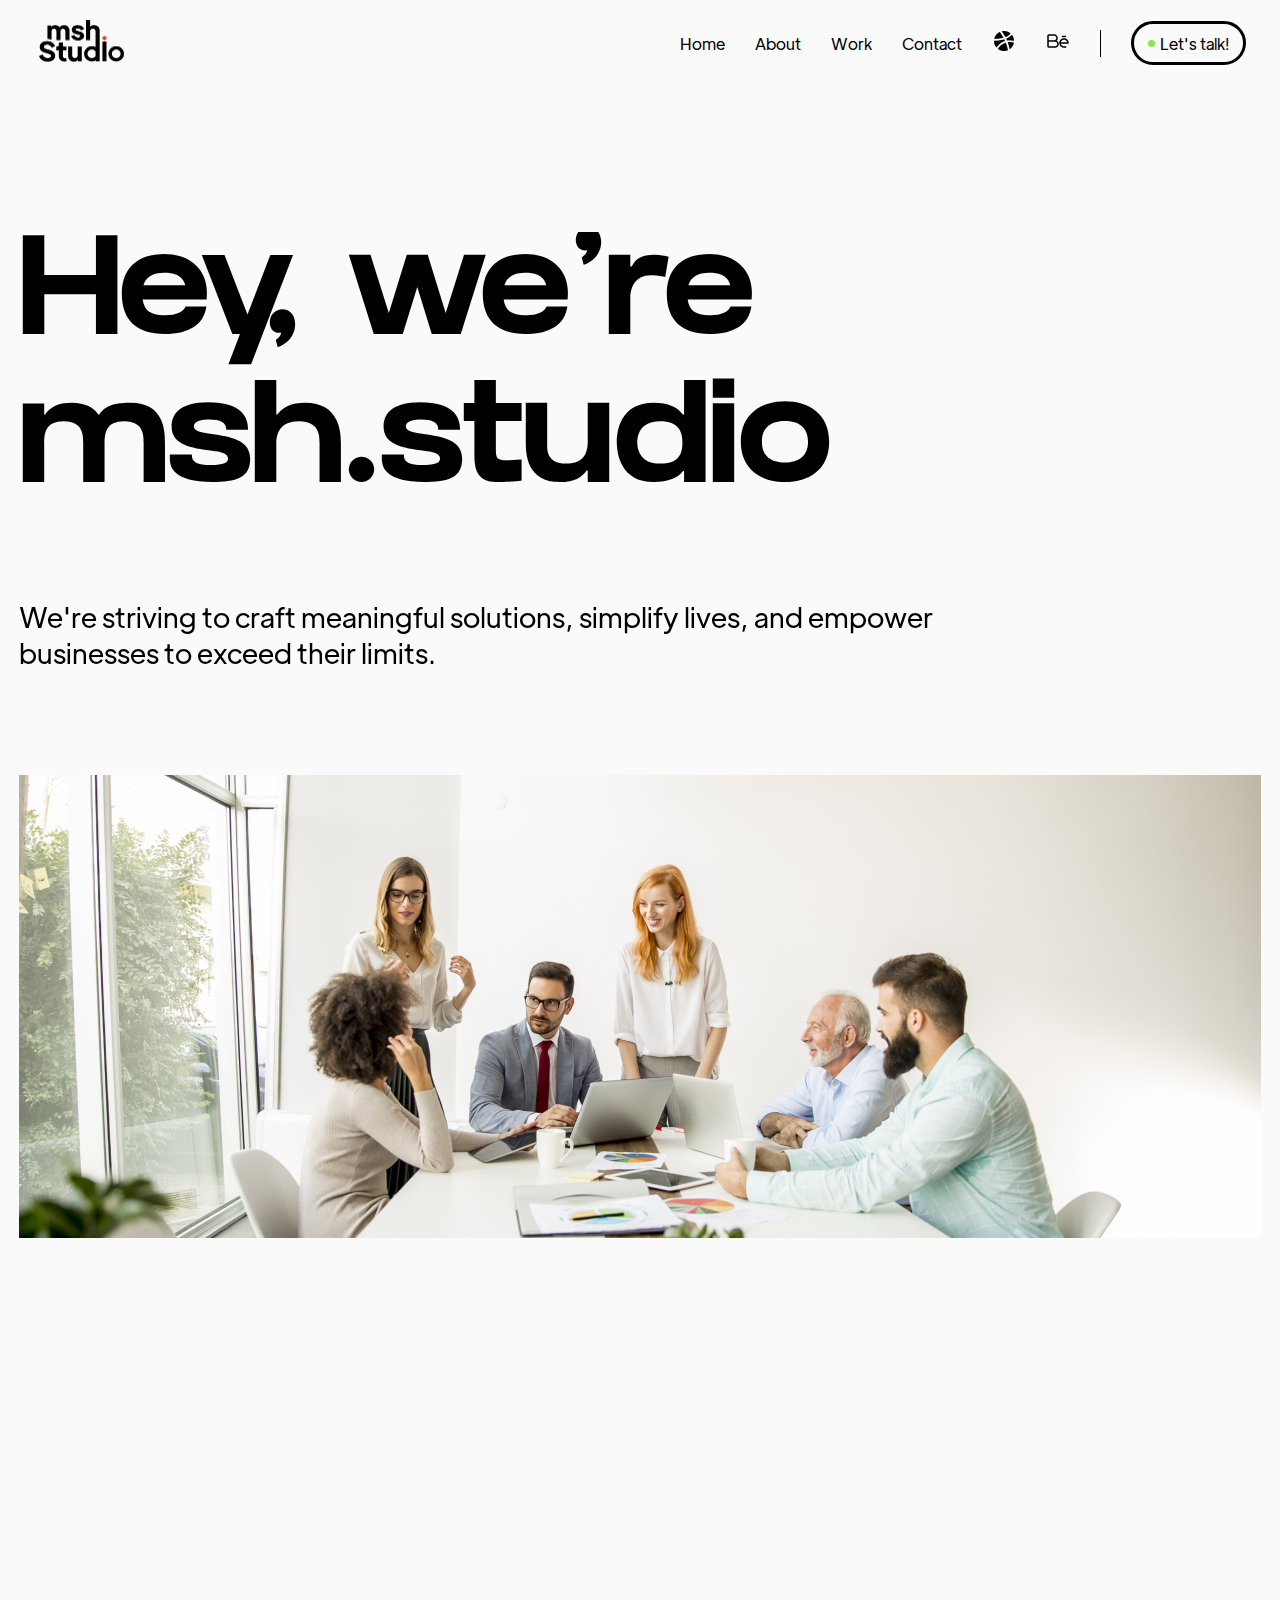
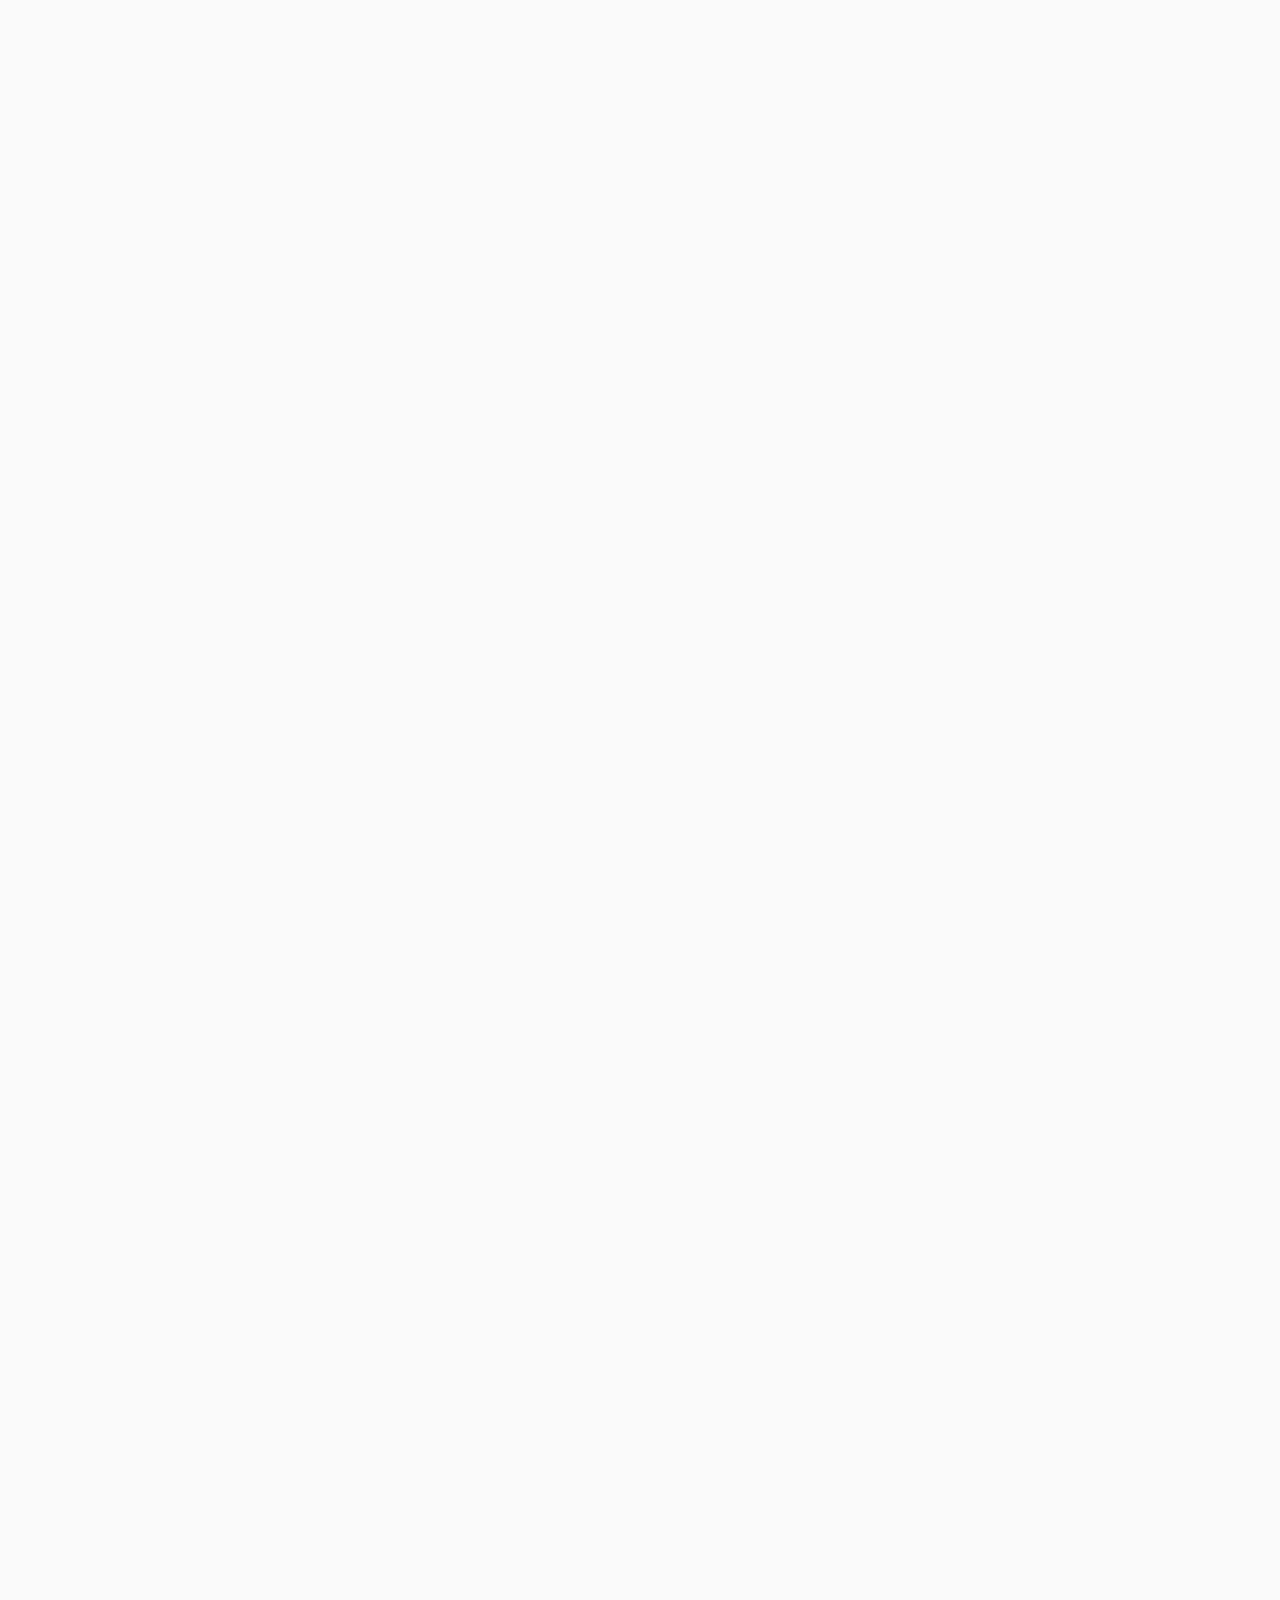
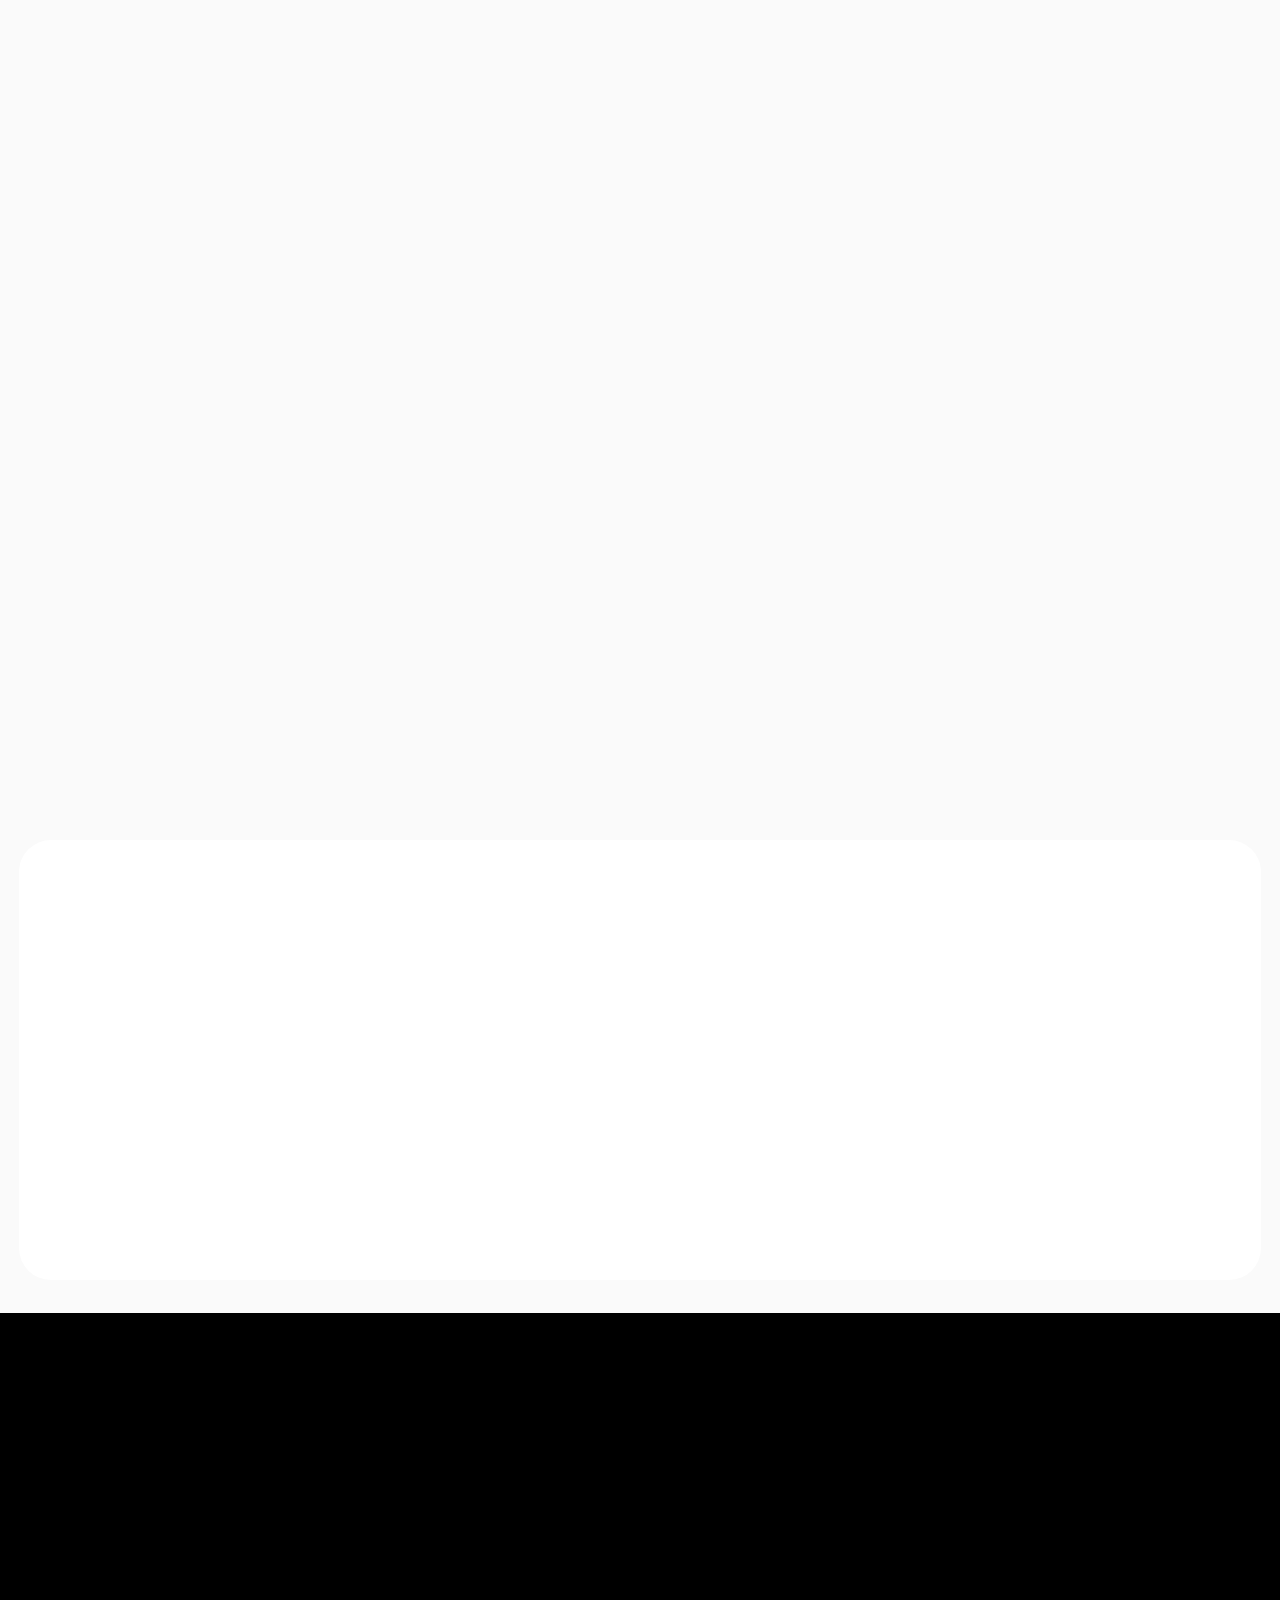
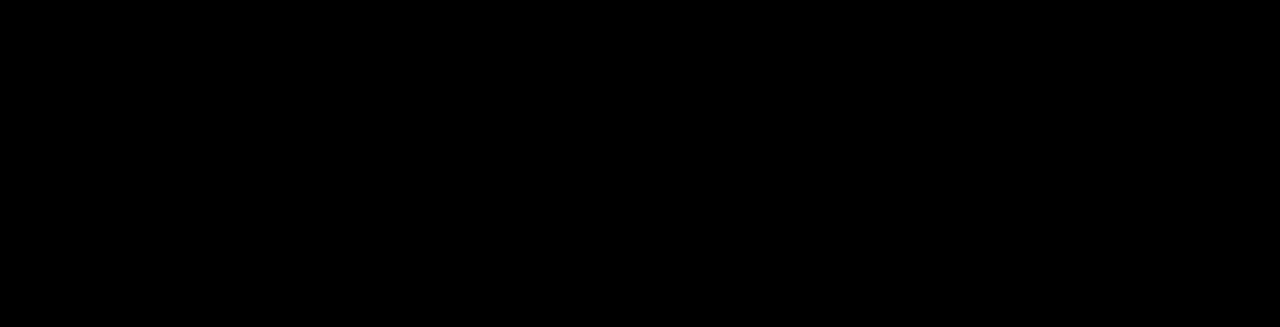
<file: about.html>
<!DOCTYPE html>
<html lang="en">
<head>
    <meta charset="UTF-8">
    <meta http-equiv="X-UA-Compatible" content="IE=edge">
    <meta name="viewport" content="width=device-width, initial-scale=1.0">
    <link rel="stylesheet" href="style.css">
    <link rel="stylesheet" href="https://cdnjs.cloudflare.com/ajax/libs/font-awesome/6.4.2/css/all.min.css">
    <title>msh.studio | About</title>
</head>
<body>
  <div id="preloader"></div>
  <!--Navbar-->
  <nav>
    <header>
      <a href="#"><img class="brand" src="images/logo.png" alt="Logo"></a>
        <div class="menu">
          <div class="head-btn">
            <i class="fas fa-times close-btn"></i>
          </div>
          <a href="index.html">Home</a>
          <a href="about.html">About</a>
          <a href="work.html">Work</a>
          <a href="contact.html">Contact</a>
          <a href="#"><img class="icon" src="images/dribbble.png" alt="D"></a>
          <a href="#"><img class="icon" src="images/be.png" alt="B"></a>
          <a href="#"><div class="line"></div></a>
          <a href="#"><div class="btn"><div class="btn-green"></div>Let's talk!</div></a>
        </div>
        <div class="head-btn">
          <i class="fas fa-bars menu-btn"></i>
        </div>
    </header>
  </nav>
    <!--About Page-->
    <div class="about-page">
      <div class="container">
        <div>
          <section class="about-sec show-animate">
            <h1 class="left">Hey, we're <br> msh.studio</h1>
            <p class="about-text1 right">We're striving to craft meaningful solutions, simplify lives, and empower <br> businesses to exceed their limits.</p>
            <img class="top" src="images/topteam.png" alt="Team">
            <h3 class="right">Shared values bind us together</h3>
            <p class="about-text1 left">Making an impact, staying curious, and always growing. These values guide us <br> when we approach clients, work, and life. And when we find like-minded people <br> we tend to stick with them for years.</p>
            <div class="about-texts">
              <div class="top">
                <h1>Collaborative</h1>
                <p>We actively listen, brainstorm, and mutually bolster one <br> another to generate a genuinely distinctive outcome through <br> our collaborative endeavors. Partnering with us will evoke a <br> sense of seamless team cohesion.</p>
              </div>
              <div class="top">
                <h1>Flexible</h1>
                <p>We customize our methodology for each client, project, and <br> task. We extend the same adaptability within our team <br> because true innovation can't thrive within constraints.</p>
              </div>
              <div class="top">
                <h1>Dedicated</h1>
                <p>You require a team deeply dedicated to your triumph. In the <br> realm of UX, we transcend expectations. We refine every pixel <br> meticulously and scrutinise every minute element to shape <br> influential choices.</p>
              </div>
              <div class="top">
                <h1>People-oriented</h1>
                <p>Compassion is at our core. Seriously. The triumph of clients, <br> the welfare of our team, and the requisites of users hold equal <br> significance. We consistently push boundaries to guarantee <br> contentment with our designs, solutions, and working <br> environment for all.</p>
              </div>
            </div>
            <div class="the-team bottom">
              <img src="images/team.png" alt="The Team">
            </div>
            <div class="feedback-bottom">
              <p class="feedback-bottom-text top">Ready to discuss <br> your project?</p>
              <div class="btn feedback-btn bottom"><div class="btn-green"></div>Let's talk!</div>
            </div>
          </section>
        </div>
      </div>
    </div>
  <!--Footer Section-->
  <section class="footer-section">
    <div class="container bottom">
      <div class="footer-top">
        <div class="footer-left footer-div">
          <div class="footer-logo">
            <img src="images/logo2.png" alt="Logo">
          </div>
          <p class="footer-text1 f-left-text">We are glad to see you on our <br> website! We are sure, that you will <br> find everything you need for your project.</p>
          <div class="footer-mail">
            <div class="mail-image">
              <img src="images/mail.png" alt="Mail">
            </div>
            <p class="footer-text2">msh.studio@outlook.com</p>
          </div>
        </div>
        <div class="footer-div">
          <div class="footer-row1">
            <div class="footer-column">
              <p class="footer-text2">About</p>
              <p class="footer-text1 f-right-text">About Us</p>
              <p class="footer-text1 f-right-text">Team</p>
            </div>
            <div class="footer-column">
              <p class="footer-text2">Services</p>
              <p class="footer-text1 f-right-text">Design </p>
              <p class="footer-text1 f-right-text">Technology</p>
              <p class="footer-text1 f-right-text">Business</p>
            </div>
            <div class="footer-column">
              <p class="footer-text2">Quick Links</p>
              <p class="footer-text1 f-right-text">Work</p>
              <p class="footer-text1 f-right-text">Contact Us</p>
            </div>
          </div>
          <div class="footer-row2">
            <div class="footer-icons">
              <img src="images/f1.png" alt="Icon">
              <img src="images/f2.png" alt="Icon">
              <img src="images/f3.png" alt="Icon">
              <img src="images/f4.png" alt="Icon">
              <img src="images/f5.png" alt="Icon">
            </div>
          </div>
        </div>
        <div class="footer-div">
          <div class="footer-text2 f-right-text2">Subscribe to be in touch</div>
          <div class="footer-text1 f-right-text">Only valuable resource (no bullshit)</div>
          <div class="footer-form">
            <input type="email" name="email" placeholder="Your Email">
            <button>Subscribe</button>
          </div>
        </div>
      </div>
      <div class="horizontal-line grey"></div>
      <div class="footer-bottom">
        <p class="copyright">© All rights reserved by msh.studio</p>
      </div>
    </div>
  </section>

  <script src="js/scrollreveal.min.js"></script>
  <script src="js/index.js"></script>
</body>
</html>
</file>
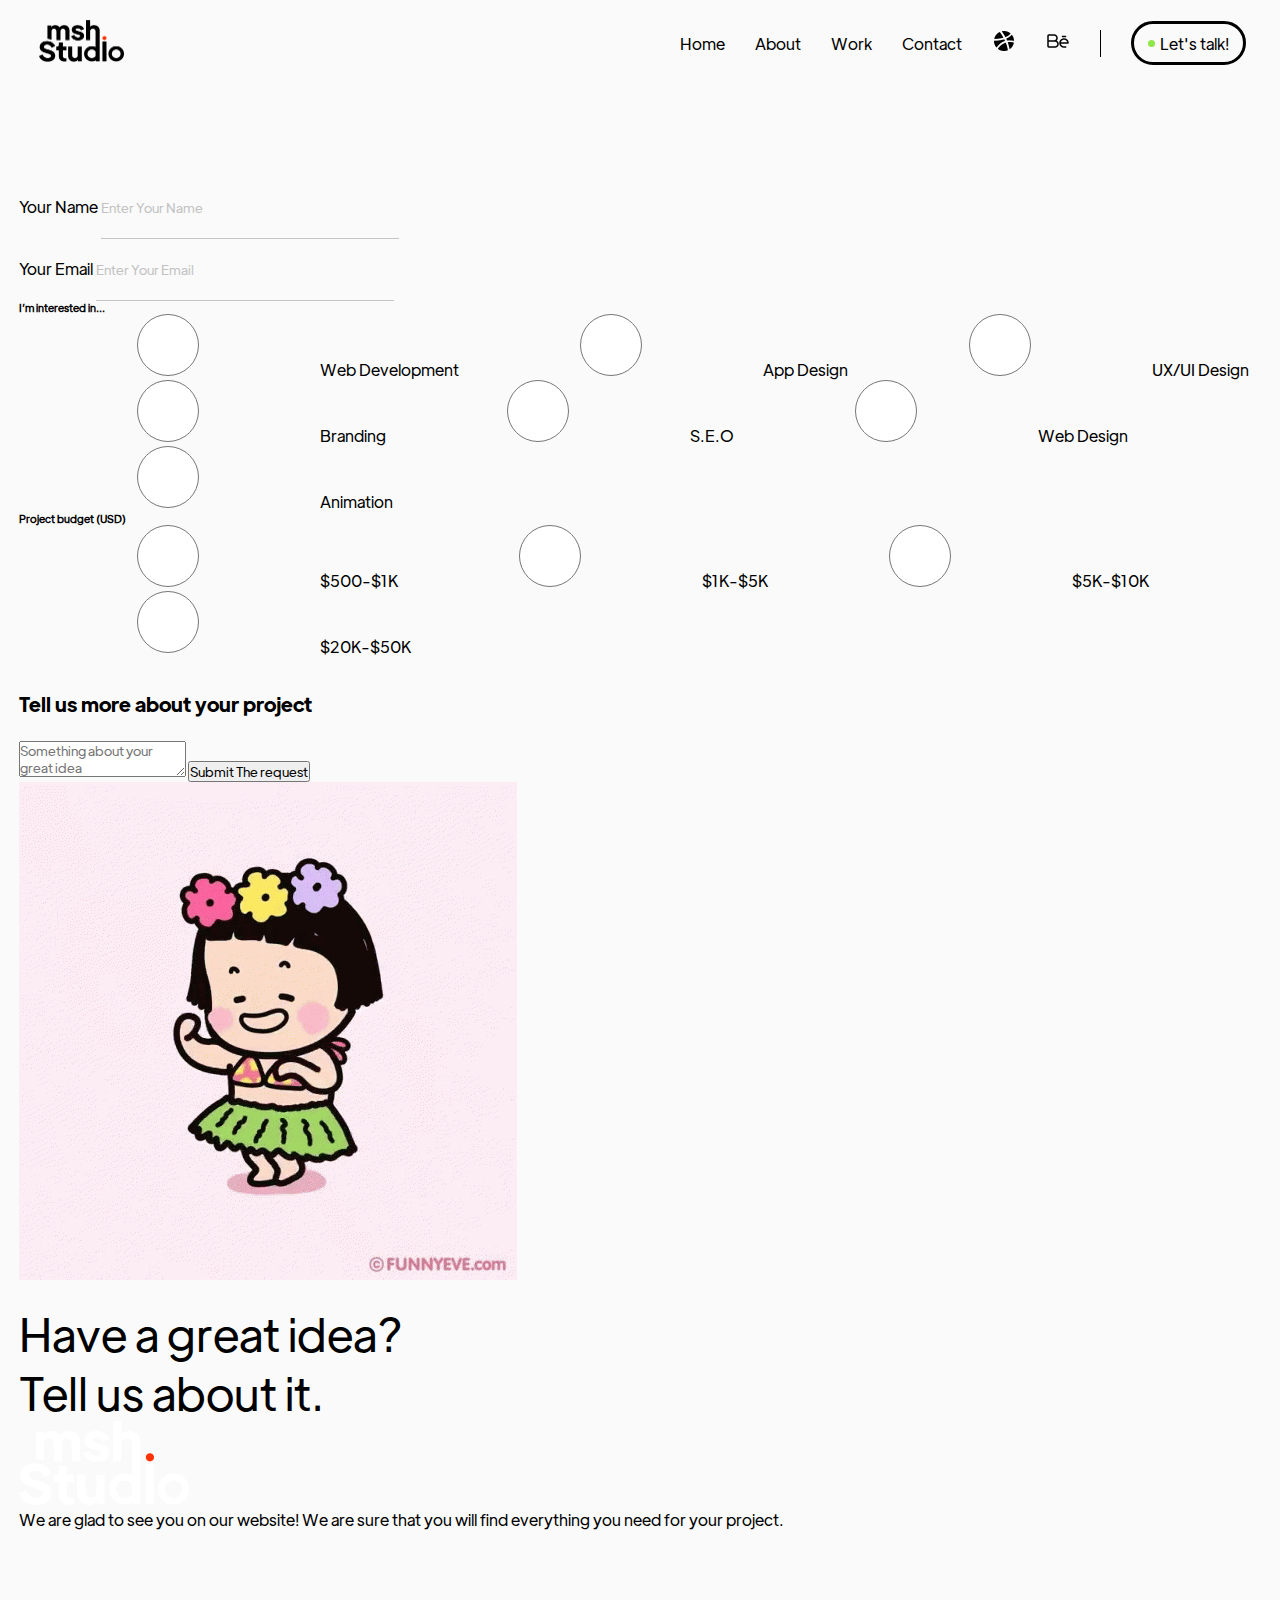
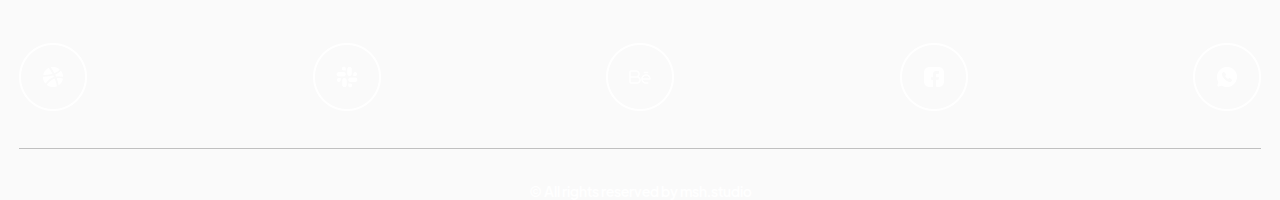
<file: contact.html>
<!DOCTYPE html>
<html lang="en">
<head>
    <meta charset="UTF-8">
    <meta name="viewport" content="width=device-width, initial-scale=1.0">
    <title>msh.studio | Contact Us</title>
    <link rel="stylesheet" href="style.css">
</head>
<body>
  <div id="preloader"></div>
  <!--Navbar-->
  <nav>
    <header>
      <a href="index.html"><img class="brand" src="images/logo.png" alt="Logo"></a>
      <div class="menu">
        <div class="head-btn">
          <i class="fas fa-times close-btn"></i>
        </div>
        <a href="index.html">Home</a>
        <a href="about.html">About</a>
        <a href="work.html">Work</a>
        <a href="contact.html">Contact</a>
        <a href="https://dribbble.com/uishyed"><img class="icon" src="images/dribbble.png" alt="dribbble"></a>
        <a href="https://www.behance.net/shyed"><img class="icon" src="images/be.png" alt="behance"></a>
        <a href="#">
          <div class="line"></div>
        </a>
        <a href="contact.html">
          <div class="btn">
            <div class="btn-green"></div>Let's talk!
          </div>
        </a>
      </div>
      <div class="head-btn">
        <i class="fas fa-bars menu-btn"></i>
      </div>
    </header>
  </nav>
  <!--Contact Page-->
  <section class="container contact-page">
    <form>
      <div class="user-details">
        <div class="user">
          <label>Your Name</label>
          <input type="text" id="name" placeholder="Enter Your Name">
        </div>
        <div class="user">
          <label>Your Email</label>
          <input type="email" id="email" placeholder="Enter Your Email">
        </div>
      </div>
      <div>
        <h6>I’m interested in...</h6>
        <div class="radio-group">
          <input type="radio" id="interest1" name="interest" class="radio-input" />
          <label for="interest1" class="radio-label">Web Development</label>
          <input type="radio" id="interest2" name="interest" class="radio-input" />
          <label for="interest2" class="radio-label">App Design</label>
          <input type="radio" id="interest3" name="interest" class="radio-input" />
          <label for="interest3" class="radio-label">UX/UI Design</label>
          <input type="radio" id="interest4" name="interest" class="radio-input" />
          <label for="interest4" class="radio-label">Branding</label>
          <input type="radio" id="interest5" name="interest" class="radio-input" />
          <label for="interest5" class="radio-label">S.E.O</label>
          <input type="radio" id="interest6" name="interest" class="radio-input" />
          <label for="interest6" class="radio-label">Web Design</label>
          <input type="radio" id="interest7" name="interest" class="radio-input" />
          <label for="interest7" class="radio-label">Animation</label>
        </div>
      </div>
      <div class="radios">
        <h6>Project budget (USD)</h6>
        <div class="radio-group">
          <input type="radio" id="budget1" name="budget" class="radio-input" />
          <label for="budget1" class="radio-label">$500-$1K</label>
          <input type="radio" id="budget2" name="budget" class="radio-input" />
          <label for="budget2" class="radio-label">$1K-$5K</label>
          <input type="radio" id="budget3" name="budget" class="radio-input" />
          <label for="budget3" class="radio-label">$5K-$10K</label>
          <input type="radio" id="budget4" name="budget" class="radio-input" />
          <label for="budget4" class="radio-label">$20K-$50K</label>
        </div>
      </div>
      <div class="contact-row">
        <h6>Tell us more about your project</h6>
        <textarea placeholder="Something about your great idea"></textarea>
        <button type="submit" onclick="sub()">Submit The request</button>
      </div>
    </form>
    <div>
      <img src="images/dance.gif" alt="dance">
      <p class="contact-text">Have a great idea? <br> Tell us about it.</p>
    </div>
  </section>
  <!--Footer Section-->
  <footer>
    <div class="container footer">
      <div>
        <img src="images/logo2.png" alt="Logo">
        <p>We are glad to see you on our website! We are sure that you will find everything you need for your project.</p>
      </div>
      <div class="footer-icons">
        <a href="https://dribbble.com/uishyed"><img src="images/f1.png" alt="Icon"></a>
        <a href="https://app.slack.com/huddle/T0574606V33/C0574608FL1"><img src="images/f2.png" alt="Icon"></a>
        <a href="https://www.behance.net/shyed"><img src="images/f3.png" alt="Icon"></a>
        <a href="https://www.facebook.com/profile.php?id=100092141329064&mibextid=ZbWKwL"><img src="images/f4.png" alt="Icon"></a>
        <a href="https://wa.me/message/XKIOSQOUUUPIN1"><img src="images/f5.png" alt="Icon"></a>
      </div>
      <div class="horizontal-line grey"></div>
      <p class="copyright">© All rights reserved by msh.studio</p>
    </div>
  </footer>

  <script src="index.js"></script>
</body>
</html>
</file>
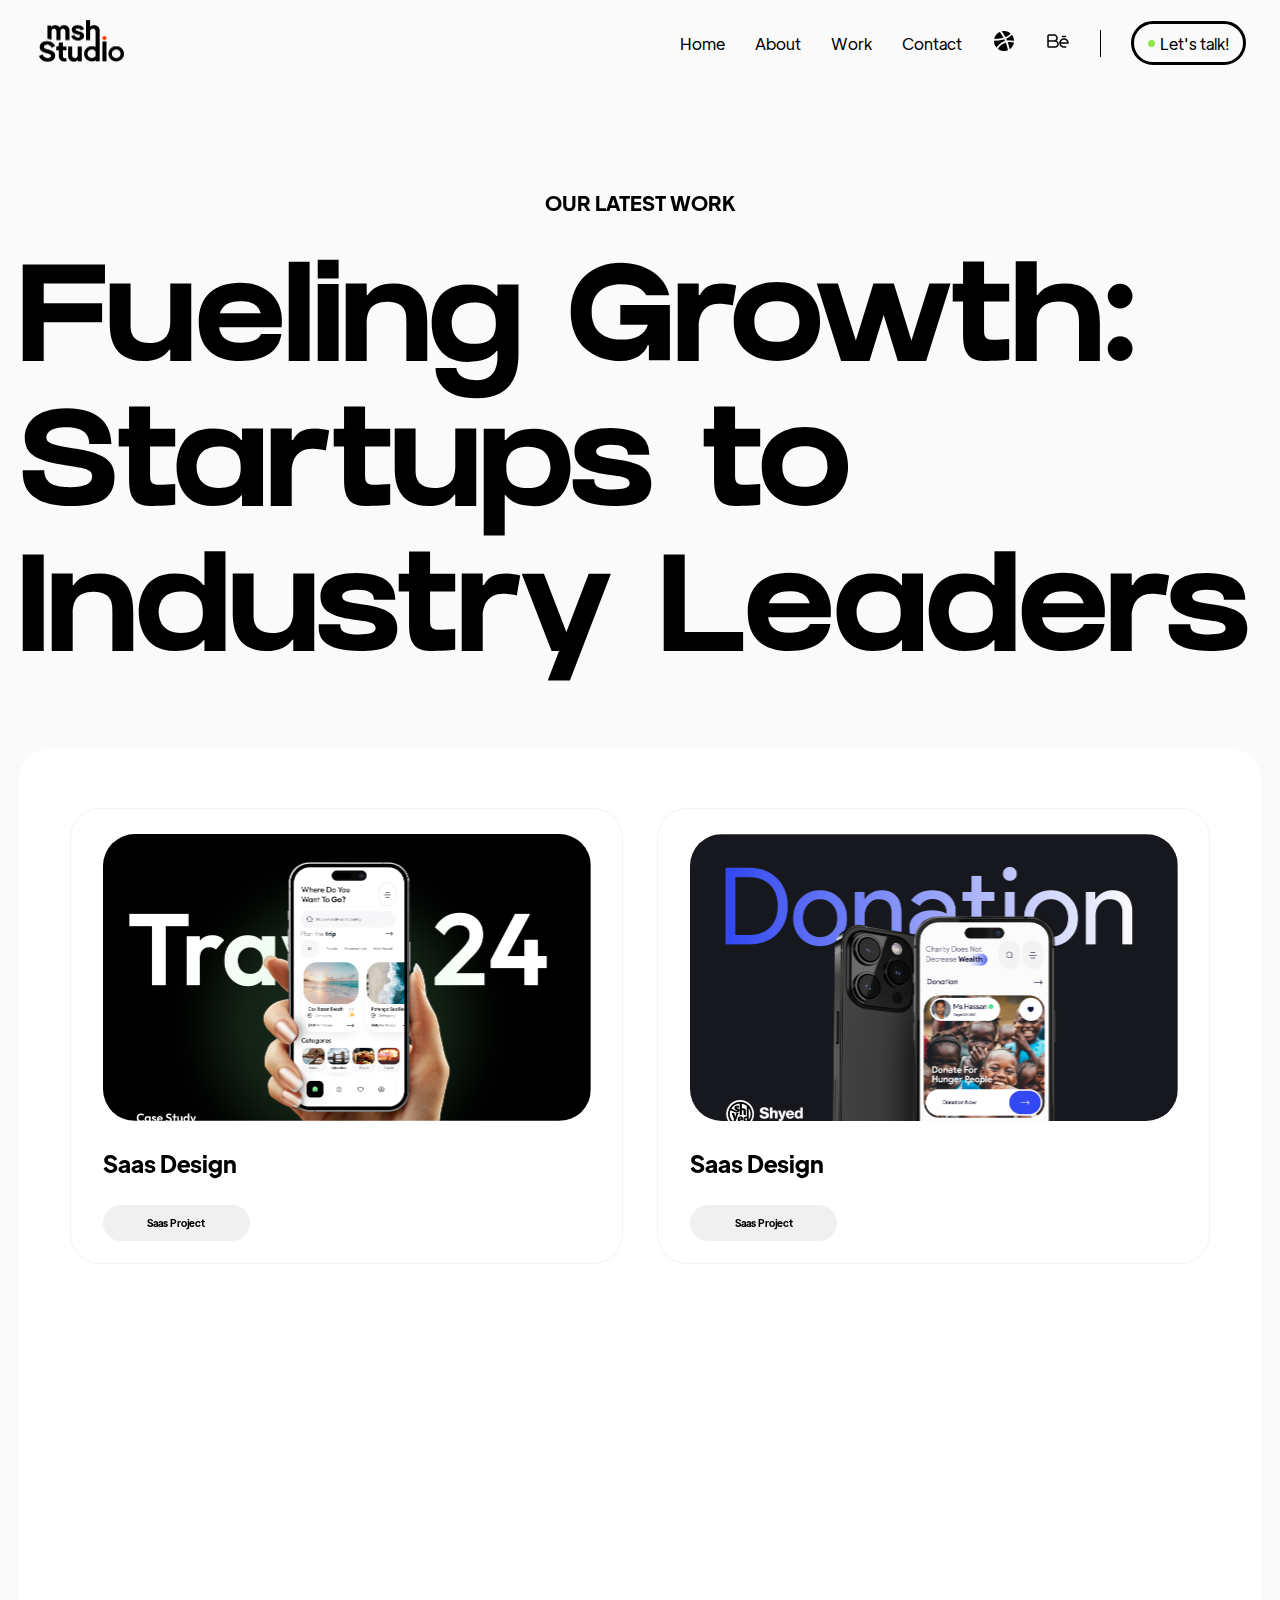
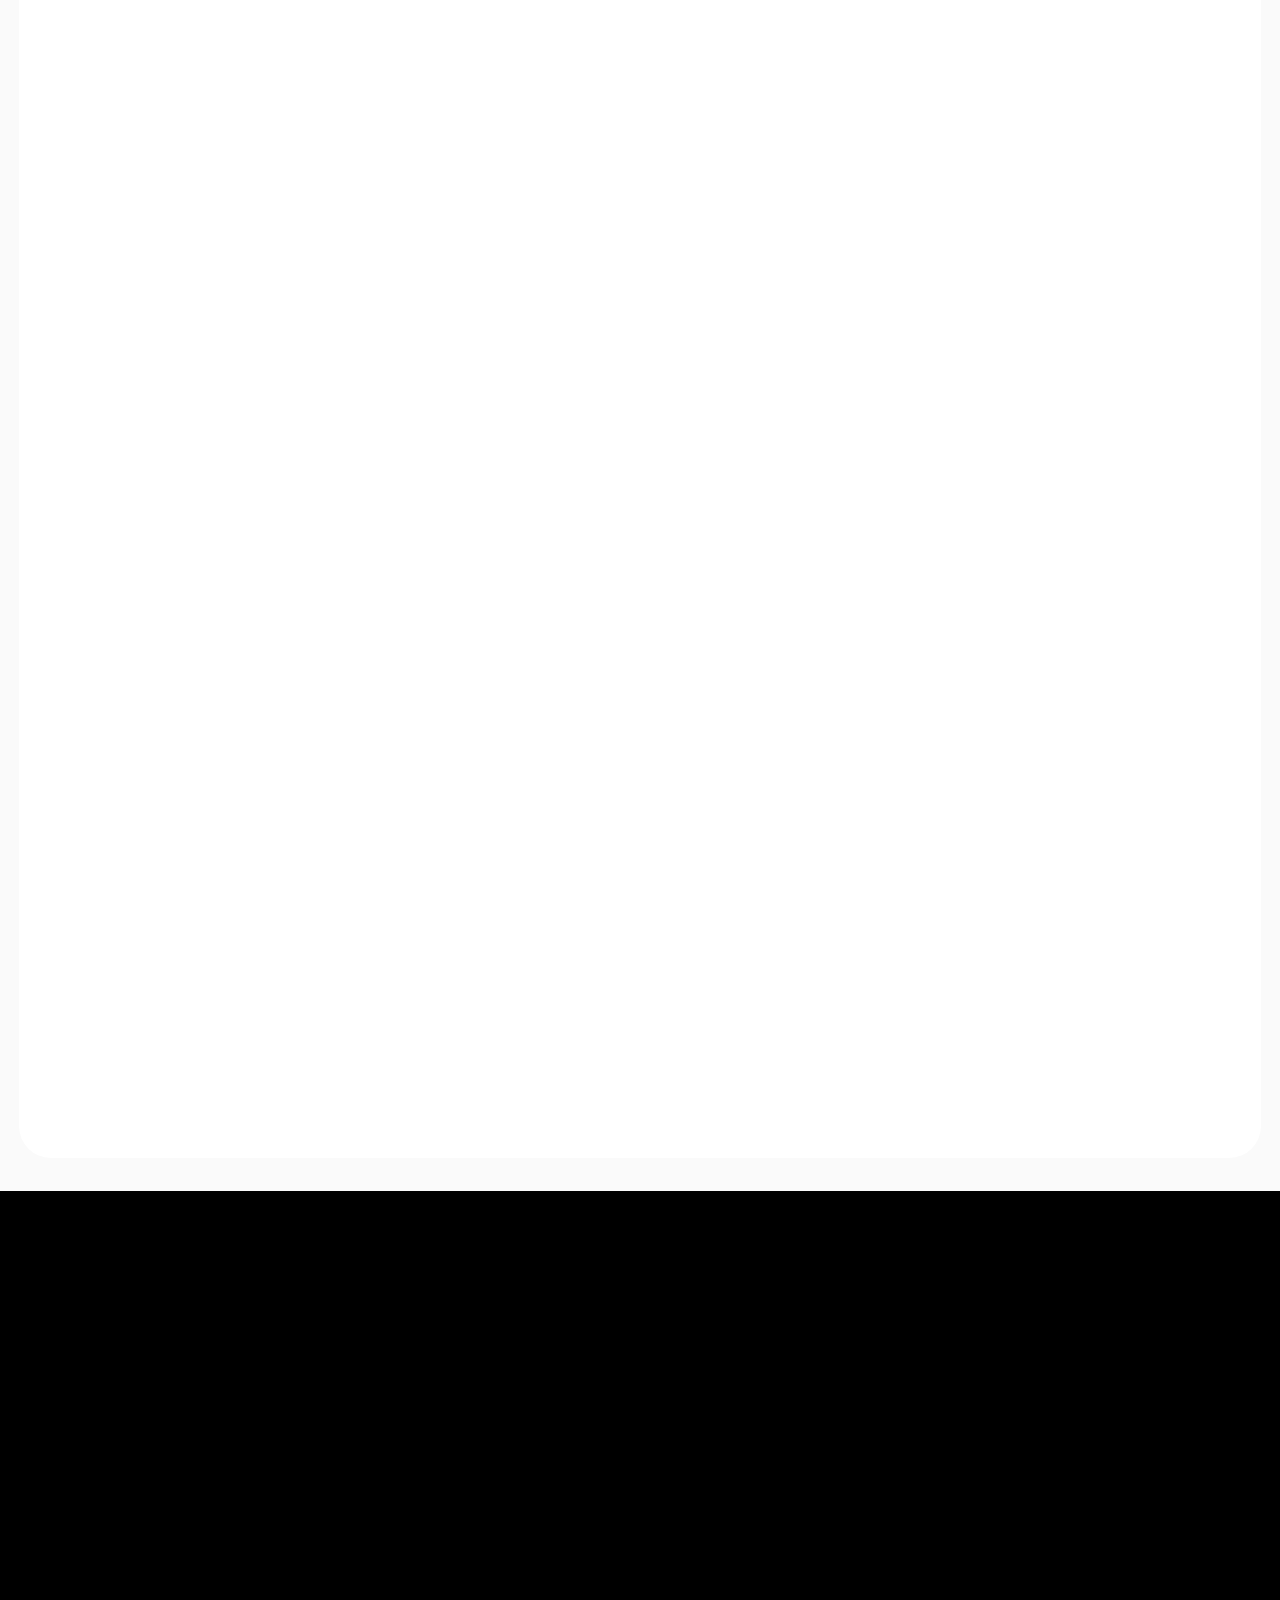
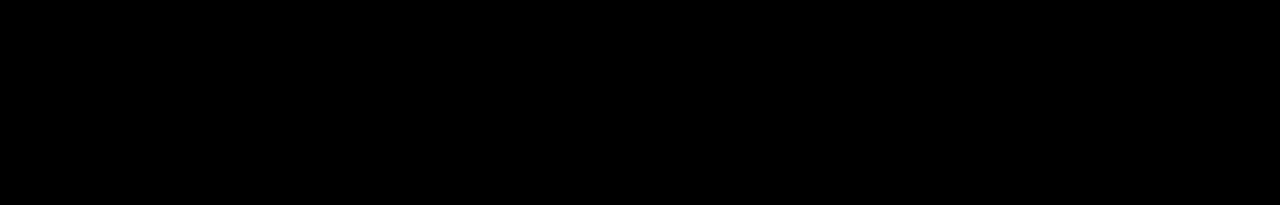
<file: work.html>
<!DOCTYPE html>
<html lang="en">
<head>
    <meta charset="UTF-8">
    <meta name="viewport" content="width=device-width, initial-scale=1.0">
    <title>msh.studio | Work</title>
    <link rel="stylesheet" href="style.css">
    <link rel="stylesheet" href="https://cdnjs.cloudflare.com/ajax/libs/font-awesome/6.4.2/css/all.min.css">
</head>
<body>
  <div id="preloader"></div>
  <!--Navbar-->
  <nav>
    <header>
      <a href="#"><img class="brand" src="images/logo.png" alt="Logo"></a>
        <div class="menu">
          <div class="head-btn">
            <i class="fas fa-times close-btn"></i>
          </div>
          <a href="index.html">Home</a>
          <a href="about.html">About</a>
          <a href="work.html">Work</a>
          <a href="contact.html">Contact</a>
          <a href="#"><img class="icon" src="images/dribbble.png" alt="D"></a>
          <a href="#"><img class="icon" src="images/be.png" alt="B"></a>
          <a href="#"><div class="line"></div></a>
          <a href="#"><div class="btn"><div class="btn-green"></div>Let's talk!</div></a>
        </div>
        <div class="head-btn">
          <i class="fas fa-bars menu-btn"></i>
        </div>
    </header>
  </nav>
    <!--Work Page-->
    <div class="work-page">
      <div class="container">
        <div>
          <p class="work-text top">OUR LATEST WORK</p>
          <h1 class="bottom">Fueling Growth: <br> Startups to <br> Industry Leaders</h1>
          <div class="showcase">
            <div class="work-showcase">
              <div class="work-row">
                <div class="work-item bottom">
                  <img src="images/work1.png" alt="Work">
                  <h4>Saas Design</p>
                  <h6>Saas Project</h6>
                </div>
                <div class="work-item bottom2">
                  <img src="images/work2.png" alt="Work">
                  <h4>Saas Design</h4>
                  <h6>Saas Project</h6>
                </div>
              </div>
              <div class="work-row row2">
                <div class="work-item bottom">
                  <img src="images/work3.png" alt="Work">
                  <h4>Web Design</h4>
                  <h6>Web Design</h6>
                </div>
                <div class="work-item bottom2">
                  <img src="images/work4.png" alt="Work">
                  <h4>App Design</h4>
                  <h6>Mobile App Design</h6>
                </div>
              </div>
              <div class="work-row">
                <div class="work-item bottom">
                  <img src="images/work1.png" alt="Work">
                  <h4>Saas Design</p>
                  <h6>Saas Project</h6>
                </div>
                <div class="work-item bottom2">
                  <img src="images/work2.png" alt="Work">
                  <h4>Saas Design</h4>
                  <h6>Saas Project</h6>
                </div>
              </div>
              <div class="work-row row2">
                <div class="work-item bottom">
                  <img src="images/work3.png" alt="Work">
                  <h4>Web Design</h4>
                  <h6>Web Design</h6>
                </div>
                <div class="work-item bottom2">
                  <img src="images/work4.png" alt="Work">
                  <h4>App Design</h4>
                  <h6>Mobile App Design</h6>
                </div>
              </div>
            </div>
          </div>
        </div>
      </div>
    </div>
  <!--Footer Section-->
  <section class="footer-section">
    <div class="container bottom">
      <div class="footer-top">
        <div class="footer-left footer-div">
          <div class="footer-logo">
            <img src="images/logo2.png" alt="Logo">
          </div>
          <p class="footer-text1 f-left-text">We are glad to see you on our <br> website! We are sure, that you will <br> find everything you need for your project.</p>
          <div class="footer-mail">
            <div class="mail-image">
              <img src="images/mail.png" alt="Mail">
            </div>
            <p class="footer-text2">msh.studio@outlook.com</p>
          </div>
        </div>
        <div class="footer-div">
          <div class="footer-row1">
            <div class="footer-column">
              <p class="footer-text2">About</p>
              <p class="footer-text1 f-right-text">About Us</p>
              <p class="footer-text1 f-right-text">Team</p>
            </div>
            <div class="footer-column">
              <p class="footer-text2">Services</p>
              <p class="footer-text1 f-right-text">Design </p>
              <p class="footer-text1 f-right-text">Technology</p>
              <p class="footer-text1 f-right-text">Business</p>
            </div>
            <div class="footer-column">
              <p class="footer-text2">Quick Links</p>
              <p class="footer-text1 f-right-text">Work</p>
              <p class="footer-text1 f-right-text">Contact Us</p>
            </div>
          </div>
          <div class="footer-row2">
            <div class="footer-icons">
              <img src="images/f1.png" alt="Icon">
              <img src="images/f2.png" alt="Icon">
              <img src="images/f3.png" alt="Icon">
              <img src="images/f4.png" alt="Icon">
              <img src="images/f5.png" alt="Icon">
            </div>
          </div>
        </div>
        <div class="footer-div">
          <div class="footer-text2 f-right-text2">Subscribe to be in touch</div>
          <div class="footer-text1 f-right-text">Only valuable resource (no bullshit)</div>
          <div class="footer-form">
            <input type="email" name="email" placeholder="Your Email">
            <button>Subscribe</button>
          </div>
        </div>
      </div>
      <div class="horizontal-line grey"></div>
      <div class="footer-bottom">
        <p class="copyright">© All rights reserved by msh.studio</p>
      </div>
    </div>
  </section>

  <script src="js/scrollreveal.min.js"></script>
  <script src="js/index.js"></script>
</body>
</html>
</file>
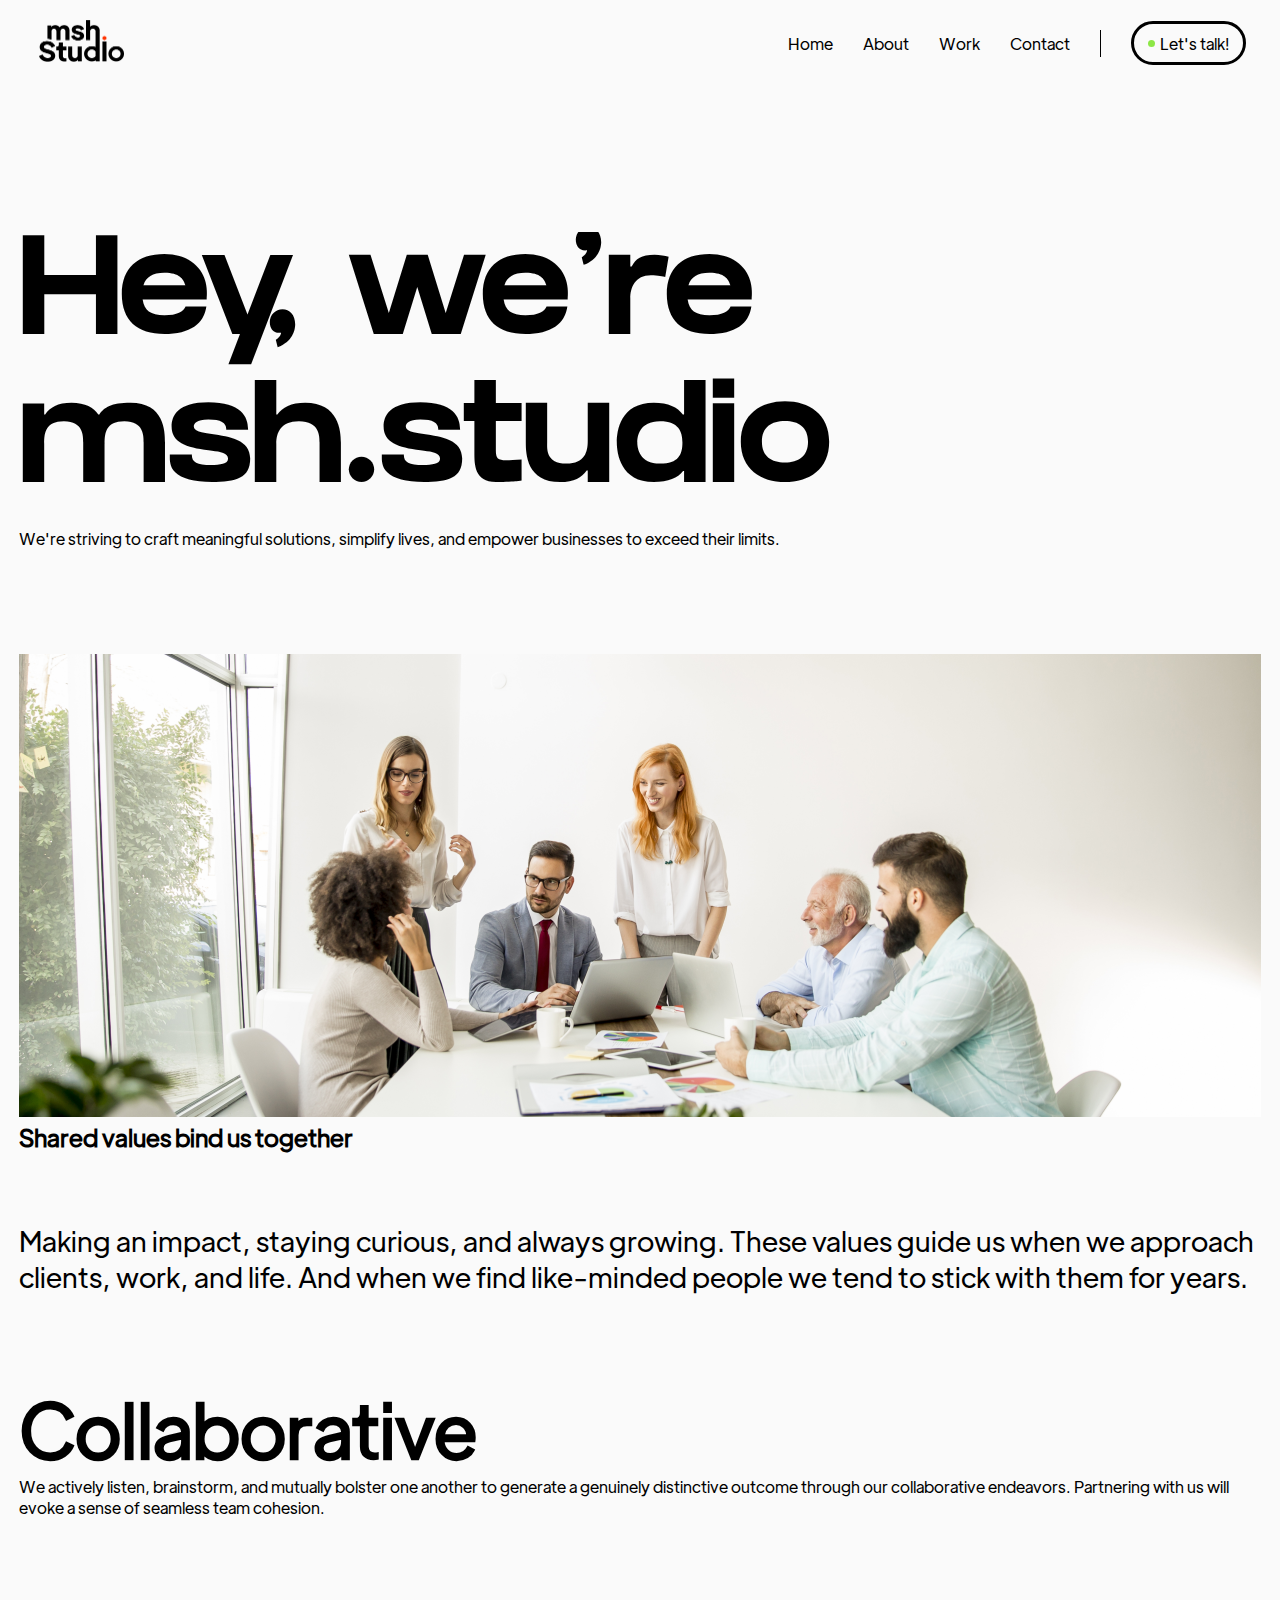
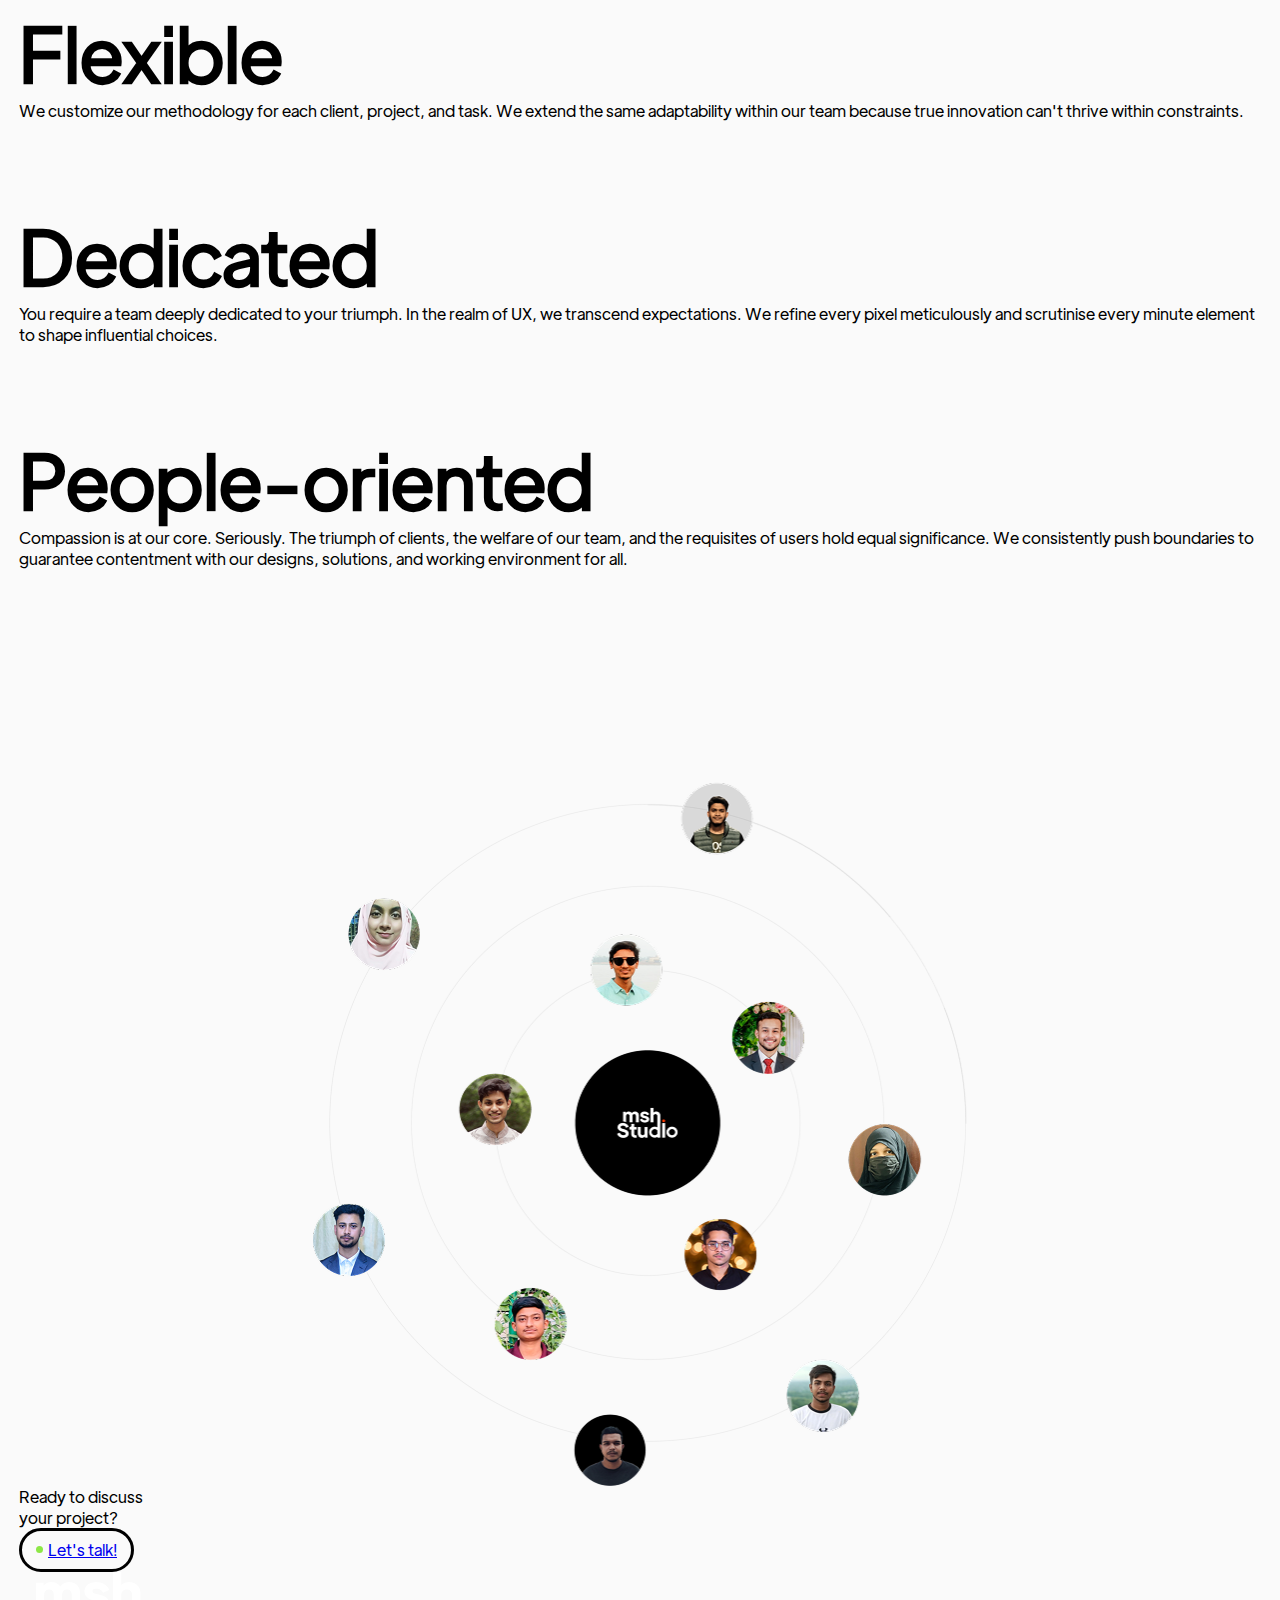
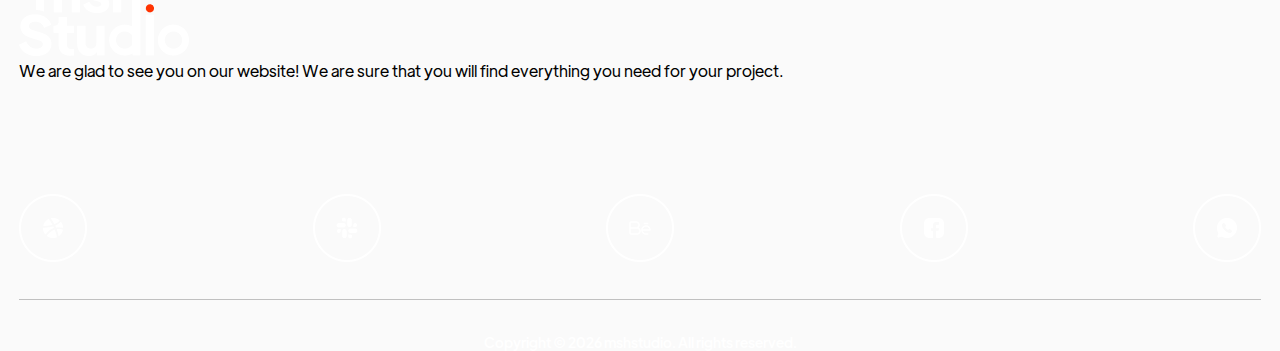
<file: about/about.html>
<!DOCTYPE html>
<html lang="en">
  <head>
    <meta charset="UTF-8" />
    <meta http-equiv="X-UA-Compatible" content="IE=edge" />
    <meta name="viewport" content="width=device-width, initial-scale=1.0" />
    <link rel="stylesheet" href="../style.css" />
    <link
      rel="stylesheet"
      href="https://cdnjs.cloudflare.com/ajax/libs/font-awesome/6.4.2/css/all.min.css"
    />
    <link rel="icon" type="image/png" href="../assets/white-logo.png">
    <title>mshstudio | About</title>
  </head>

  <body>
    <div id="preloader"></div>
    <!--Navbar-->
    <custom-navbar> </custom-navbar>

    <!--About Page-->
    <section class="container about-page">
      <div>
        <h1>
          Hey, we're <br />
          msh.studio
        </h1>
        <p>
          We're striving to craft meaningful solutions, simplify lives, and
          empower businesses to exceed their limits.
        </p>
        <img src="./assets/about.png" alt="team image" />
        <h2>Shared values bind us together</h2>
        <p class="about-text1 left">
          Making an impact, staying curious, and always growing. These values
          guide us when we approach clients, work, and life. And when we find
          like-minded people we tend to stick with them for years.
        </p>
        <div class="abouts">
          <div>
            <h3>Collaborative</h3>
            <p>
              We actively listen, brainstorm, and mutually bolster one another
              to generate a genuinely distinctive outcome through our
              collaborative endeavors. Partnering with us will evoke a sense of
              seamless team cohesion.
            </p>
          </div>
          <div>
            <h3>Flexible</h3>
            <p>
              We customize our methodology for each client, project, and task.
              We extend the same adaptability within our team because true
              innovation can't thrive within constraints.
            </p>
          </div>
          <div>
            <h3>Dedicated</h3>
            <p>
              You require a team deeply dedicated to your triumph. In the realm
              of UX, we transcend expectations. We refine every pixel
              meticulously and scrutinise every minute element to shape
              influential choices.
            </p>
          </div>
          <div>
            <h3>People-oriented</h3>
            <p>
              Compassion is at our core. Seriously. The triumph of clients, the
              welfare of our team, and the requisites of users hold equal
              significance. We consistently push boundaries to guarantee
              contentment with our designs, solutions, and working environment
              for all.
            </p>
          </div>
        </div>
        <div class="the-team">
          <img src="./assets/team.png" alt="The Team" />
        </div>
        <div class="talk">
          <p>
            Ready to discuss <br />
            your project?
          </p>
          <a href="contact.html">
            <div class="talk-btn btn">
              <div class="btn-green"></div>
              Let's talk!
            </div>
          </a>
        </div>
      </div>
    </section>
    <!--Footer Section-->
    <custom-footer></custom-footer>

    <script src="../index.js"></script>
  </body>
</html>
</file>
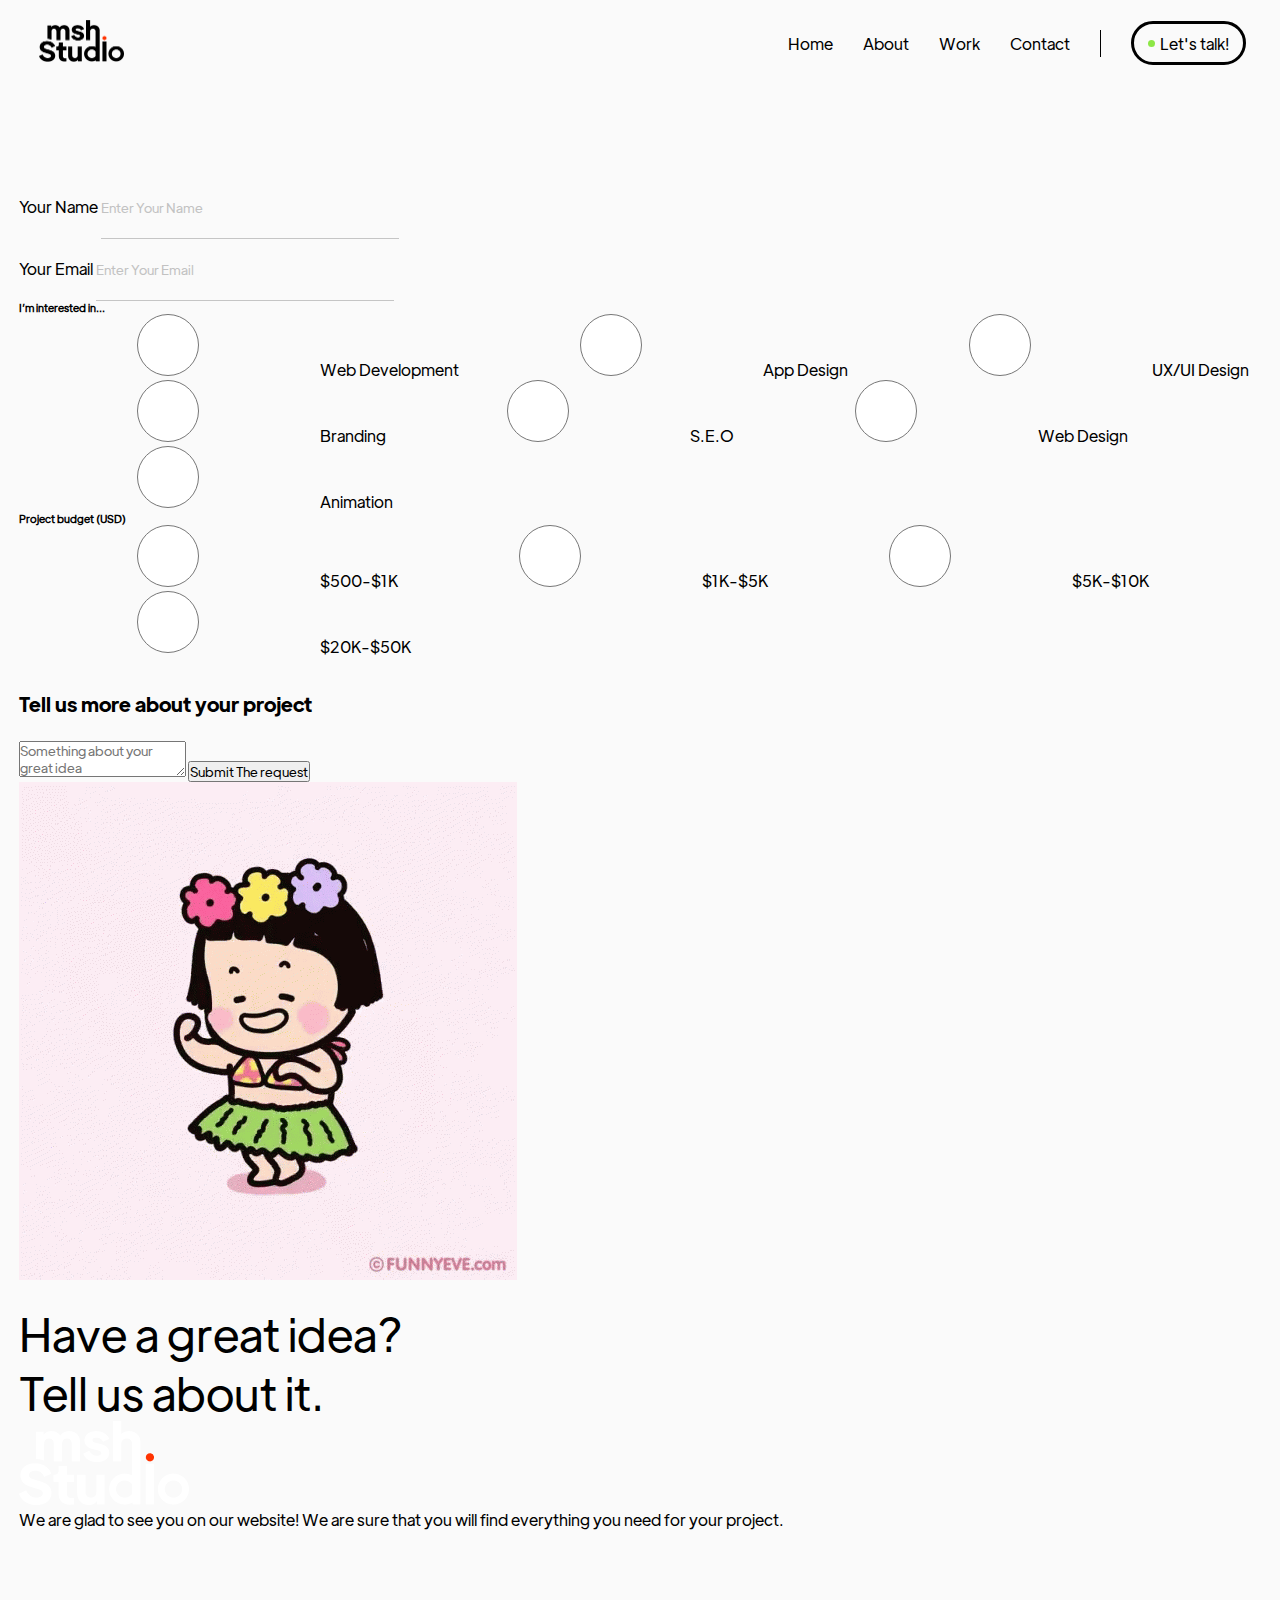
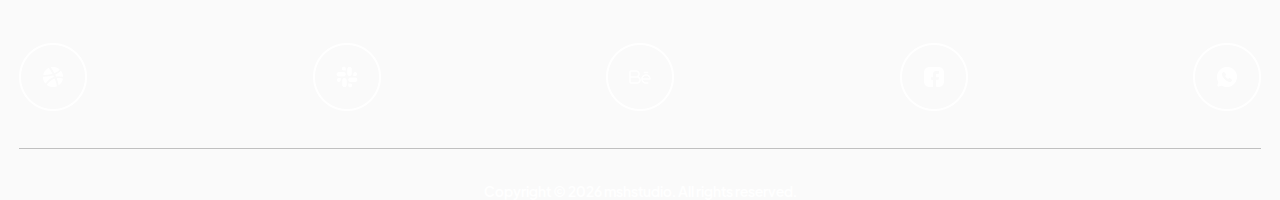
<file: contact/contact.html>
<!DOCTYPE html>
<html lang="en">
  <head>
    <meta charset="UTF-8" />
    <meta name="viewport" content="width=device-width, initial-scale=1.0" />
    <link rel="stylesheet" href="../style.css" />
    <link rel="icon" type="image/png" href="../assets/white-logo.png">
    <title>mshstudio | Contact Us</title>
  </head>
  <body>
    <div id="preloader"></div>
    <!--Navbar-->
    <custom-navbar> </custom-navbar>

    <!--Contact Page-->
    <section class="container contact-page">
      <form>
        <div class="user-details">
          <div class="user">
            <label>Your Name</label>
            <input type="text" id="name" placeholder="Enter Your Name" />
          </div>
          <div class="user">
            <label>Your Email</label>
            <input type="email" id="email" placeholder="Enter Your Email" />
          </div>
        </div>
        <div>
          <h6>I’m interested in...</h6>
          <div class="radio-group">
            <input
              type="radio"
              id="interest1"
              name="interest"
              class="radio-input"
            />
            <label for="interest1" class="radio-label">Web Development</label>
            <input
              type="radio"
              id="interest2"
              name="interest"
              class="radio-input"
            />
            <label for="interest2" class="radio-label">App Design</label>
            <input
              type="radio"
              id="interest3"
              name="interest"
              class="radio-input"
            />
            <label for="interest3" class="radio-label">UX/UI Design</label>
            <input
              type="radio"
              id="interest4"
              name="interest"
              class="radio-input"
            />
            <label for="interest4" class="radio-label">Branding</label>
            <input
              type="radio"
              id="interest5"
              name="interest"
              class="radio-input"
            />
            <label for="interest5" class="radio-label">S.E.O</label>
            <input
              type="radio"
              id="interest6"
              name="interest"
              class="radio-input"
            />
            <label for="interest6" class="radio-label">Web Design</label>
            <input
              type="radio"
              id="interest7"
              name="interest"
              class="radio-input"
            />
            <label for="interest7" class="radio-label">Animation</label>
          </div>
        </div>
        <div class="radios">
          <h6>Project budget (USD)</h6>
          <div class="radio-group">
            <input
              type="radio"
              id="budget1"
              name="budget"
              class="radio-input"
            />
            <label for="budget1" class="radio-label">$500-$1K</label>
            <input
              type="radio"
              id="budget2"
              name="budget"
              class="radio-input"
            />
            <label for="budget2" class="radio-label">$1K-$5K</label>
            <input
              type="radio"
              id="budget3"
              name="budget"
              class="radio-input"
            />
            <label for="budget3" class="radio-label">$5K-$10K</label>
            <input
              type="radio"
              id="budget4"
              name="budget"
              class="radio-input"
            />
            <label for="budget4" class="radio-label">$20K-$50K</label>
          </div>
        </div>
        <div class="contact-row">
          <h6>Tell us more about your project</h6>
          <textarea placeholder="Something about your great idea"></textarea>
          <button type="submit" onclick="sub()">Submit The request</button>
        </div>
      </form>
      <div class="gif">
        <img src="./assets/dance.gif" alt="dance" />
        <p class="contact-text">
          Have a great idea? <br />
          Tell us about it.
        </p>
      </div>
    </section>
    <!--Footer Section-->
    <custom-footer></custom-footer>

    <script src="../index.js"></script>
  </body>
</html>
</file>
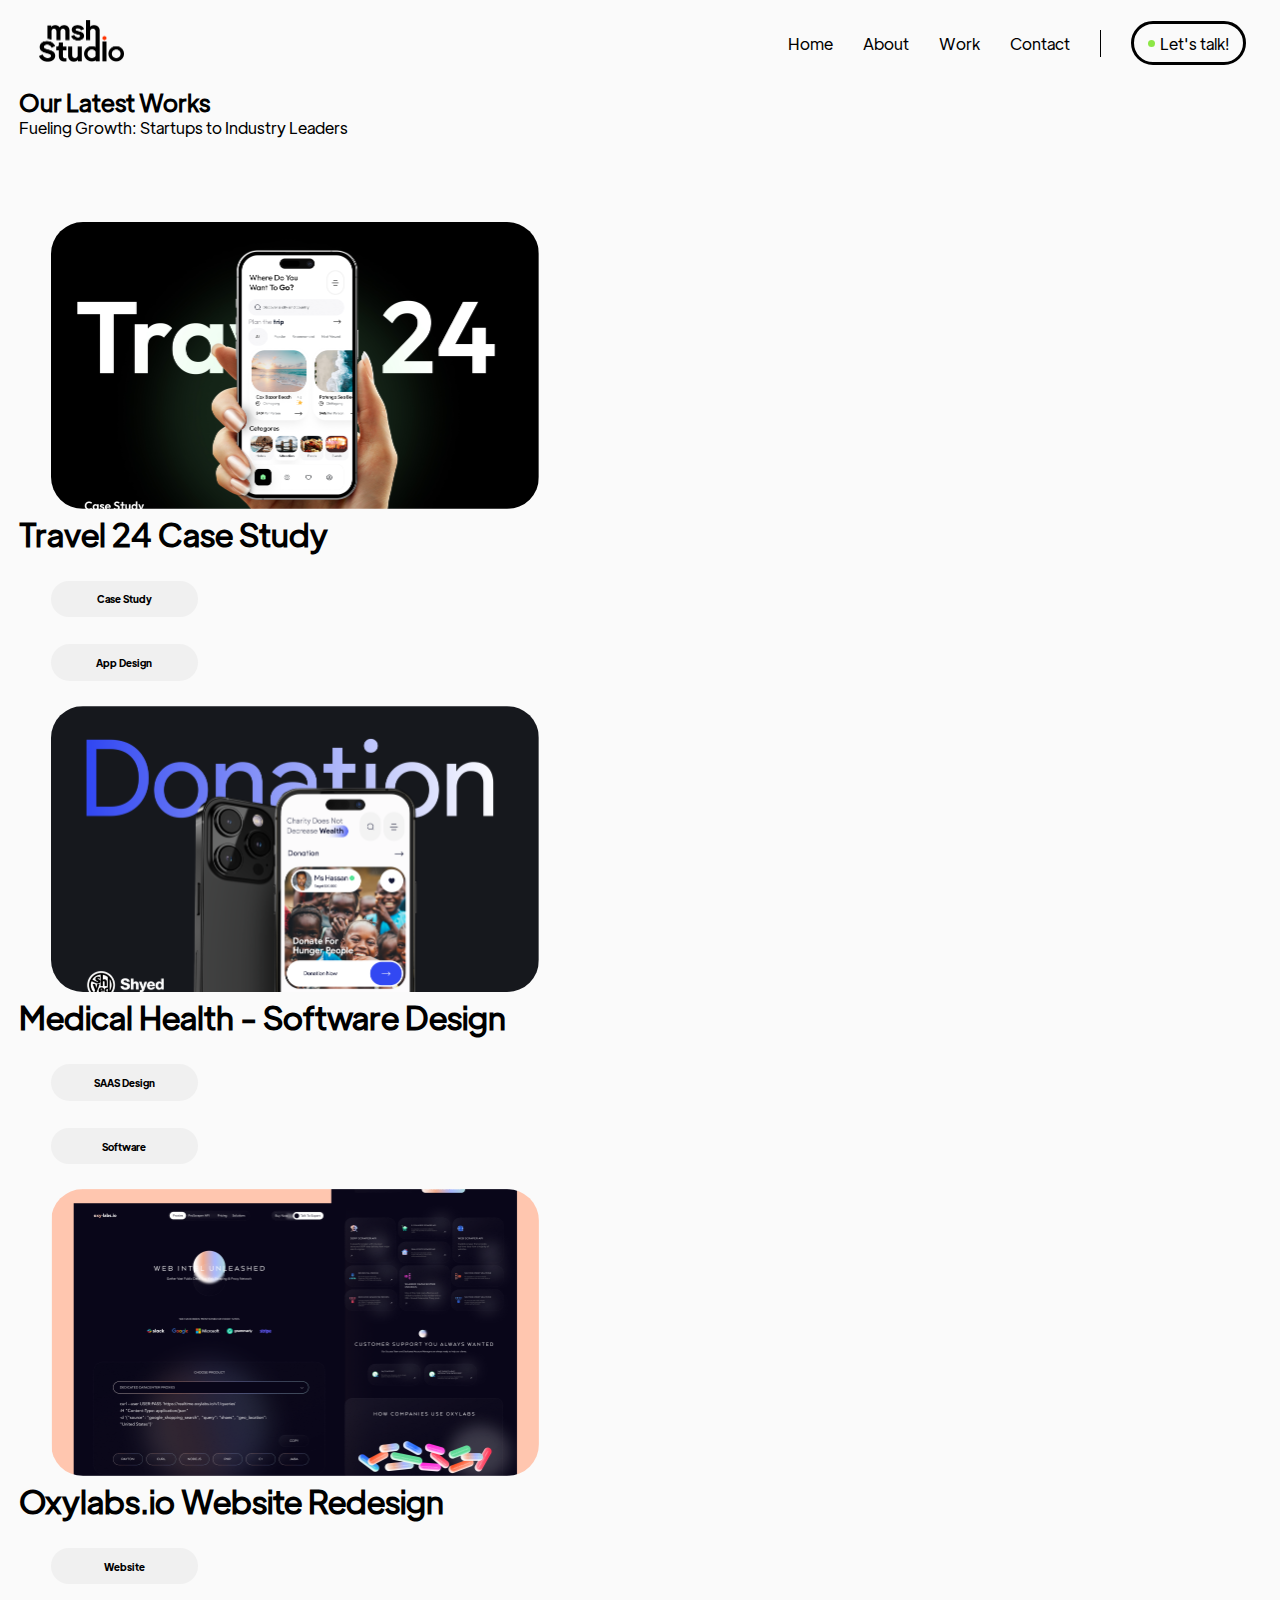
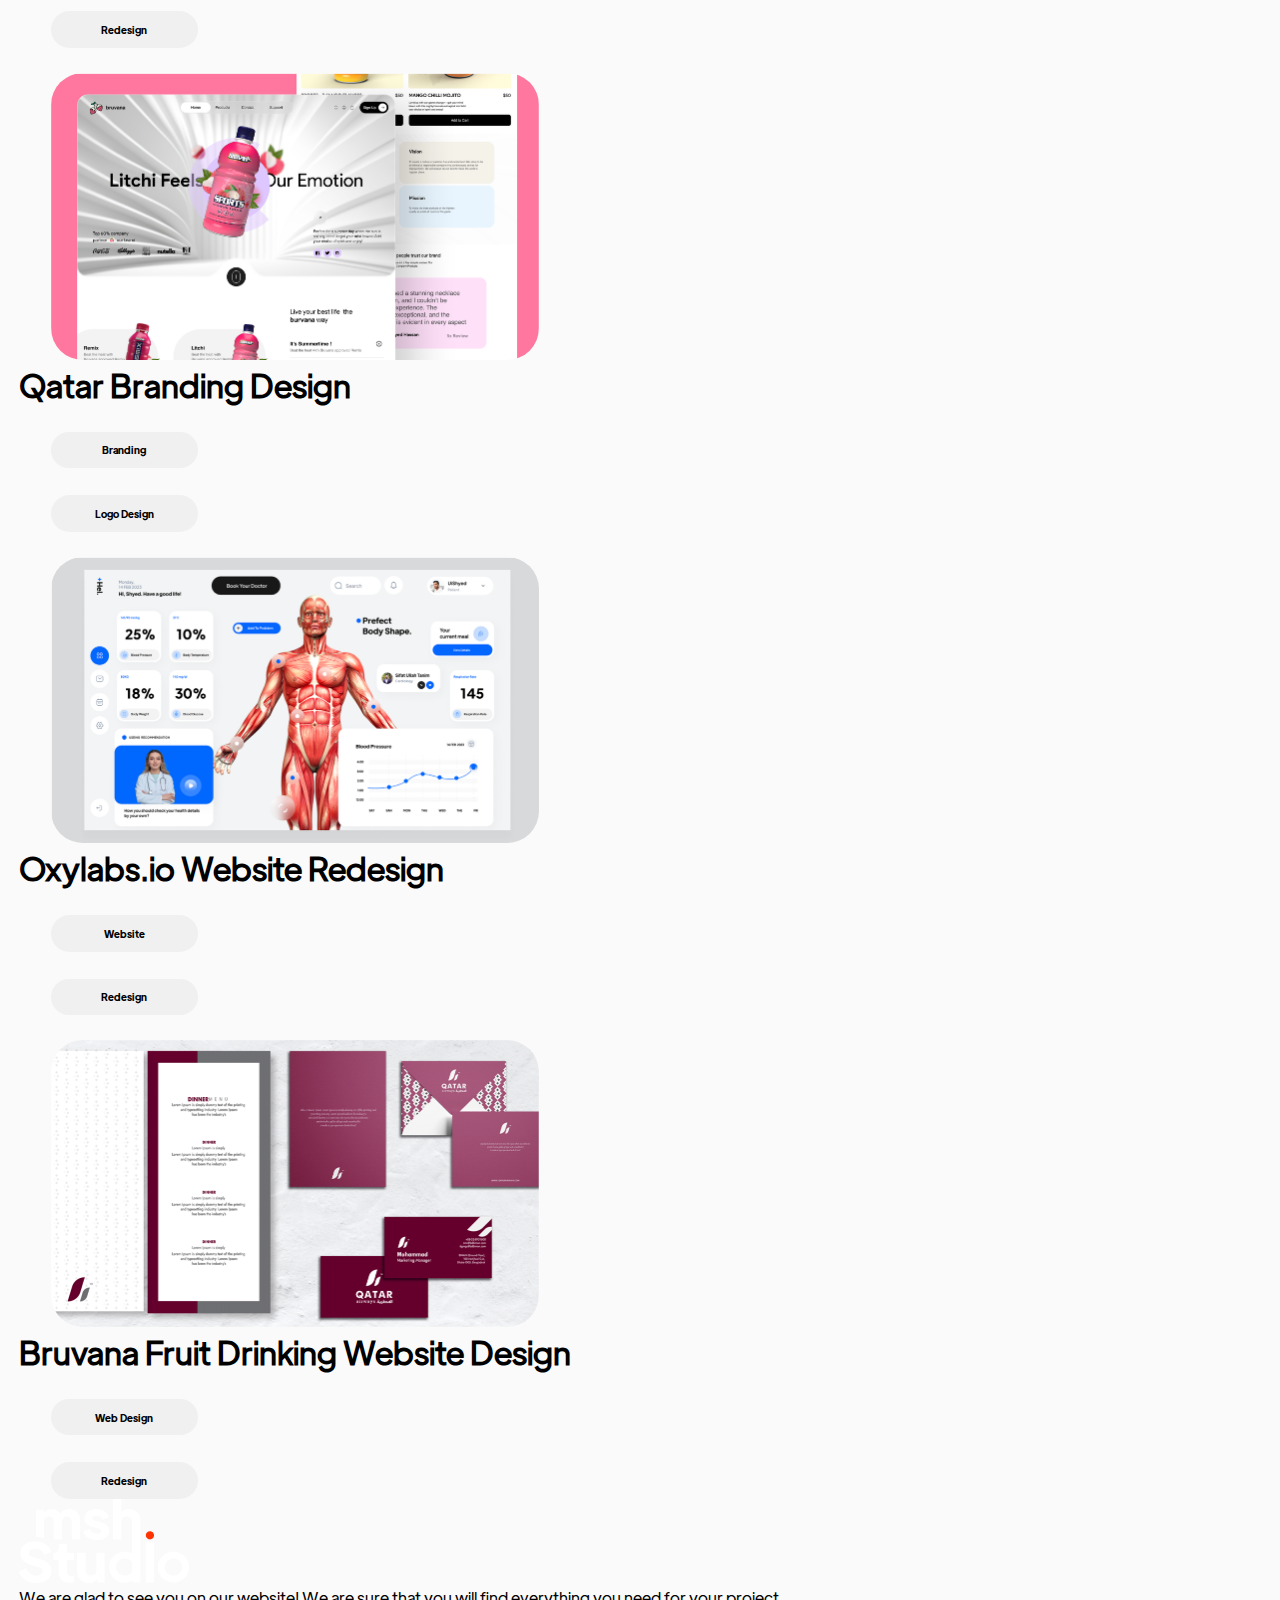
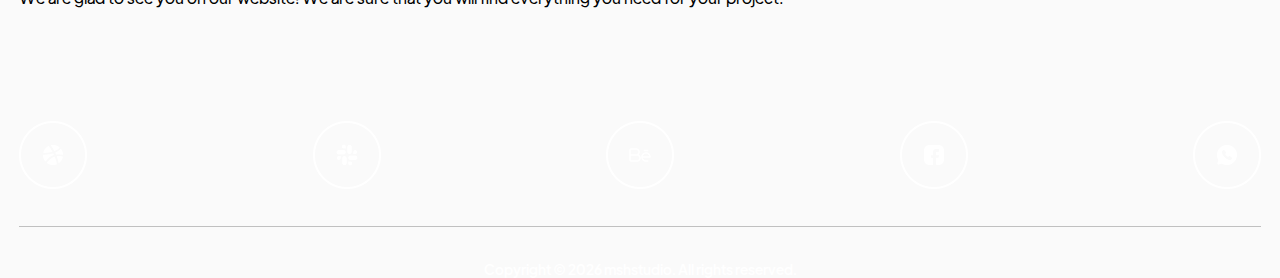
<file: work/work.html>
<!DOCTYPE html>
<html lang="en">
  <head>
    <meta charset="UTF-8" />
    <meta name="viewport" content="width=device-width, initial-scale=1.0" />
    <link rel="stylesheet" href="../style.css" />
    <link
      rel="stylesheet"
      href="https://cdnjs.cloudflare.com/ajax/libs/font-awesome/6.4.2/css/all.min.css"
    />
    <link rel="icon" type="image/png" href="../assets/white-logo.png" />
    <title>mshstudio | Work</title>
  </head>
  <body>
    <div id="preloader"></div>
    <!--Navbar-->
    <custom-navbar> </custom-navbar>

    <!--Work Page-->
    <section class="container work">
      <h2>Our Latest Works</h2>
      <p>Fueling Growth: Startups to Industry Leaders</p>
      <div class="work-showcase">
        <div class="work-card">
          <div>
            <a
              href="https://www.behance.net/gallery/160052321/Travel-24-Case-Study"
              ><img src="./assets/work1.png" alt="Work"
            /></a>
            <h1>Travel 24 Case Study</h1>
            <div class="work-tags">
              <h6>Case Study</h6>
              <h6>App Design</h6>
            </div>
          </div>
        </div>
        <div class="work-card">
          <div>
            <a
              href="https://dribbble.com/shots/20694649-Medical-Health-Software-Design"
              ><img src="./assets/work2.png" alt="Work"
            /></a>
            <h1>Medical Health - Software Design</h1>
            <div class="work-tags">
              <h6>SAAS Design</h6>
              <h6>Software</h6>
            </div>
          </div>
        </div>
        <div class="work-card">
          <div>
            <a
              href="https://dribbble.com/shots/21882273-Oxylabs-io-Website-Redesign"
              ><img src="./assets/work3.png" alt="Work"
            /></a>
            <h1>Oxylabs.io Website Redesign</h1>
            <div class="work-tags">
              <h6>Website</h6>
              <h6>Redesign</h6>
            </div>
          </div>
        </div>
        <div class="work-card">
          <div>
            <a
              href="https://www.behance.net/gallery/101354595/Qatar-Branding-Design"
              ><img src="./assets/work4.png" alt="Work"
            /></a>
            <h1>Qatar Branding Design</h1>
            <div class="work-tags">
              <h6>Branding</h6>
              <h6>Logo Design</h6>
            </div>
          </div>
        </div>
        <div class="work-card">
          <div>
            <a
              href="https://dribbble.com/shots/21882273-Oxylabs-io-Website-Redesign"
              ><img src="./assets/work5.png" alt="Work"
            /></a>
            <h1>Oxylabs.io Website Redesign</h1>
            <div class="work-tags">
              <h6>Website</h6>
              <h6>Redesign</h6>
            </div>
          </div>
        </div>
        <div class="work-card">
          <div>
            <a
              href="https://dribbble.com/shots/21832626-Bruvana-Fruit-Drinking-Website-Design"
              ><img src="./assets/work6.png" alt="Work"
            /></a>
            <h1>Bruvana Fruit Drinking Website Design</h1>
            <div class="work-tags">
              <h6>Web Design</h6>
              <h6>Redesign</h6>
            </div>
          </div>
        </div>
      </div>
    </section>
    <!--Footer Section-->
    <custom-footer></custom-footer>

    <script src="../index.js"></script>
  </body>
</html>
</file>
<file: style.css>
*{
  margin: 0;
  padding: 0;
  box-sizing: border-box;
  font-family: 'jakarta4';
}

@font-face {
  font-family: 'jakarta4';
  src: url('fonts/jakarta400.otf') format('opentype');
  font-weight: 400;
  font-style: normal;
  font-display: swap;
}
@font-face {
  font-family: 'jakarta5';
  src: url('fonts/jakarta500.otf') format('opentype');
  font-weight: 500;
  font-style: normal;
  font-display: swap;
}
@font-face {
  font-family: 'jakarta7';
  src: url('fonts/jakarta700.otf') format('opentype');
  font-weight: 700;
  font-style: normal;
  font-display: swap;
}
@font-face {
  font-family: 'grifter';
  src: url('fonts/grifter.otf') format('opentype');
  font-weight: 700;
  font-style: normal;
  font-display: swap;
}

body{
  margin-left: auto;
  margin-right: auto;
  background: #fafafa;
  color: #000;
  font-family: 'jakarta7';
  overflow-x: hidden;
}

#preloader{
  background: #fafafa url('images/logo.png') no-repeat center center;
  height: 100vh;
  width: 100%;
  position: fixed;
  z-index: 100;
}

.container{
  max-width: 1242px;
  margin-left: auto;
  margin-right: auto;
}

nav{
  width: 100%;
  background: #fafafa;
  position: sticky;
  top: 0;
  left: 0;
  z-index: 5;
  animation: topToBot 1.5s;
}

header{
  width: 1242px;
  display: flex;
  justify-content: space-between;
  align-items: center;
  padding: 20px 0;
  margin-left: auto;
  margin-right: auto;
}

header .brand{
  padding-left: 20px;
  width: 105px;
  height: 42px;
}

header .menu{
  position: relative;
  display: flex;
  align-items: center;
  justify-content: space-between;
}

header .menu a{
  text-decoration: none;
  font-family: 'jakarta4';
  font-size: 16px;
  color: #000;
  margin: 0 15px;
}

.icon{
  width: 24px;
  height: 24px;
}

.head-btn{
  font-size: 25px;
  cursor: pointer;
  display: none;
}

.line{
  background: #000;
  width: 1px;
  height: 27px;
}

.btn{
  display: flex;
  align-items: center;
  justify-content: center;
  column-gap: 5px;
  cursor: pointer;
  width: 115px;
  height: 44px;
  border-style: solid;
  border-color: #000;
  border-radius: 100px;
}

.btn-green{
  width: 7px;
  height: 7px;
  background: #8DE746;
  border-radius: 50%;
}

/*Hero Section*/

.home{
  margin-top: 133px;
  text-align: center;
}

.home p{
  font-family: 'jakarta5';
  font-size: 16px;
}

.home h1{
  margin-top: 33px;
  margin-bottom: 33px;
  font-family: 'grifter';
  font-size: 141.2px;
}

.home img{
  margin-top: 33px;
  margin-bottom: 33px;
  width: 33px;
  height: 61px;
}

.company-names{
  max-width: 1458px;
  margin-left: auto;
  margin-right: auto;
  display: flex;
  align-items: center;
  justify-content: center;
  gap: 45px;
}

.company-name{
  display: flex;
  align-items: center;
  justify-content: center;
  gap: 45px;
}

.company-names h1{
  font-family: 'jakarta7';
  font-size: 39px;
  color: #000;
}

/*Service Section*/

.service-section{
  margin-top: 33px;
}

.service-details{
  height: 440px;
  background: #fff;
  border-radius: 32px;
  display: flex;
  justify-content: space-between;
  padding: 20px;
}

.service-left{
  margin-top: 49px;
  margin-left: 82px;
  display: flex;
  flex-direction: column;
  gap: 90px;
}

.service-right{
  display: flex;
  flex-direction: column;
  width: 683px;
  background: #fff;
  border-style: solid;
  border-color: #C7C7C7;
  border-radius: 32px;
  padding-top: 30px;
  padding-left: 56px;
}

.service-para{
  font-family: 'jakarta5';
  font-size: 28px;
}
.service-details img{
  width: 97px;
  height: 97px;
}

.service-icon img{
  display: block;
  margin-left: auto;
  margin-right: 60px;
  width: 73px;
  height: 73px;
}

/*Service Section 2*/

.service{
  display: flex;
  align-items: center;
  justify-content: space-between;
}

.service-top{
  display: flex;
  flex-direction: column;
  align-items: center;
  justify-content: center;
  gap: 33px;
}

.service h1{
  font-family: 'jakarta7';
  font-size: 100px;
}

.service p{
  font-family: 'jakarta7';
  font-size: 20px;
}

.service-name{
  display: flex;
  align-items: center;
  justify-content: flex-end;
  margin-top: 10px;
  gap: 8px;
}

.service-name h6{
  width: 139.33px;
  height: 50.67px;
  font-family: 'jakarta4';
  font-size: 11.43px;
  border: 1px solid #c2c2c2;
  border-radius: 39.06px;
  display: flex;
  align-items: center;
  justify-content: center;
  flex-direction: column;
}

.horizontal-line{
  background: #D2D2D2;
  width: 100%;
  height: 1px;
  margin-top: 33px;
}

.service-info{
  margin-top: 33px;
  display: flex;
  align-items: center;
  justify-content: space-between;
}

.service-info h1{
  font-family: 'jakarta4';
  font-size: 90px;
}

.service-info p{
  margin-top: 15px;
  font-family: 'jakarta5';
  font-size: 16px;
}

.service-info img{
  width: 115px;
  height: 115px;
}

/*Work Section*/

.work-section{
  margin-top: 33px;
  padding-top: 96px;
  padding-left: 59px;
  height: 1246px;
  background: #fff;
  border-radius: 32px;
}

.work-section h3{
  margin-top: 20px;
  font-family: 'jakarta7';
  font-size: 28px;
}

.work-showcase h4{
  margin-top: 23px;
  margin-left: 32px;
  font-family: 'jakarta7';
  font-size: 23.2px;
}

.work-section h5{
  font-family: 'jakarta7';
  font-size: 20px;
}

.work-showcase{
  margin-top: 59px;
  margin-right: 51px;
}

.work-row{
  display: flex;
  align-items: center;
  justify-content: space-between;
}

.work-item{
  width: 552.74px;
  height: 455.78px;
  border: 0.5px solid #F2F2F2;
  border-radius: 29.83px;
}

.work-showcase img{
  margin-top: 25px;
  margin-left: 32px;
  width: 488.1px;
  height: 286.73px;
  border-radius: 32px;
}

.work-showcase h6{
  margin-top: 27px;
  margin-left: 32px;
  width: 146.68px;
  height: 36.46px;
  border-radius: 58.01px;
  background: #F0F0F0;
  display: flex;
  flex-direction: column;
  justify-content: center;
  align-items: center;
  font-family: 'jakarta7';
  font-size: 10px;
}

.row2{
  margin-top: 27px;
}

/*Expert Section*/

.expert-section{
  margin-top: 33px;
}

.expert-details, .expert-right{
  display: flex;
  align-items: center;
  justify-content: space-between;
}

.expert-details{
  height: 479px;
}

.expert-left{
  display: flex;
  flex-direction: column;
  align-items: center;
  justify-content: center;
  gap: 80px;
}

.exp-text{
  font-family: 'jakarta5';
  font-size: 46px;
  transform: rotate(270deg);
}

.expert-left img{
  width: 18.5px;
  height: 58px;
}

.expert-right{
  gap: 20px;
}

.expert-list1, .expert-list2{
  display: flex;
  flex-direction: column;
  gap: 30px;
}

.expert-list1{
  margin-left: 100px;
}

.expert-list2{
  margin-right: 60px;
}

.exp-list{
  text-align: center;
  display: flex;
  flex-direction: column;
  align-items: center;
  justify-content: center;
  width: 406px;
  height: 99px;
  background: #fff;
  border-radius: 23px;
  font-size: 24px;
  font-family: 'jakarta7';
  cursor: pointer;
  transition: all .6s ease;
}

.exp-list:hover{
  background: #000;
  color: #fff;
  margin-left: -15px;
}

/* Team Section */

.shyed{
  margin-top: 33px;
  display: flex;
  align-items: center;
  justify-content: space-between;
  height: 473px;
  background: #fff;
  border-radius: 32px;
}

.shyed-text{
  margin-left: 87px;
}

.shyed-image img{
  width: 53px;
  height: 53px;
}

.shyed-text1{
  font-family: 'jakarta7';
  font-size: 46px;
  margin-top: 55px;
}

.shyed-social-media{
  margin-left: 150px;
}

.shyed-name{
  font-family: 'jakarta7';
  font-size: 24px;
}

.shyed-details{
  margin-top: 19px;
  font-family: 'jakarta5';
  font-size: 20px;
}

.social-icons img{
  margin-top: 31px;
  width: 24px;
  height: 24px;
}

.shyed-photo img{
  margin-top: 35px;
  width: 500px;
  height: 440px;
}

/*Feedback Section*/

.feedback-section{
  margin-top: 33px;
}

.feedback-text1{
  font-size: 28px;
  font-family: 'jakarta7';
  text-align: center;
}

.feedback-text2{
  margin-top: 33px;
  font-size: 90px;
  font-family: 'grifter';
  text-align: center;
}

.feedback-divs{
  display: flex;
  align-items: center;
  justify-content: space-between;
}

.feedback-div{
  width: 397.72px;
  height: 354.45px;
  border-radius: 37.95px;
  background: #fff;
}

.feedback-div-center{
  display: flex;
  flex-direction: column;
  gap: 22px;
  justify-content: space-between;
}

.feedback-center{
  width: 409.1px;
  height: 166.2px;
  border-radius: 37.95px;
  background: #fff;
  display: flex;
  align-items: center;
  justify-content: flex-start;
  gap: 16px;
}

.feedback-profile img{
  width: 69.07px;
  width: 69.07px;
  margin-top: 55px;
  margin-left: 47px;
}

.feedback-center-profile img{
  width: 69.07px;
  width: 69.07px;
  margin-left: 19px;
}

.feedback-div-text1{
  margin-top: 31px;
  margin-left: 47px;
  font-family: 'jakarta4';
  font-size: 22.77px;
  color: #000;
}

.feedback-div-text2{
  margin-top: 16px;
  margin-left: 47px;
  font-family: 'jakarta4';
  font-size: 12.14px;
  color: #868686;
}

.feedback-center h3{
  font-family: 'jakarta4';
  font-size: 14.7px;
}

.feedback-center p{
  margin-top: 10px;
  font-family: 'jakarta4';
  font-size: 12.14px;
  color: #868686;
}

.feedback-bottom{
  margin-top: 33px;
  padding-top: 141px;
  height: 440px;
  border-radius: 32px;
  background: #fff;
}

.feedback-bottom-text{
  font-family: 'grifter';
  font-size: 46px;
  text-align: center;
}

.feedback-btn{
  margin: 46px auto 0px auto;
}

/*Footer Section*/

.footer-section{
  margin-top: 33px;
  background: #000;
  height: 614px;
}

.footer-top{
  display: flex;
  justify-content: space-between;
}

.footer-logo img{
  width: 85px;
  height: 43px;
  margin-top: 86px;
}

.footer-text1{
  font-family: 'jakarta5';
  font-size: 14px;
  color: #fff;
}

.footer-text2{
  font-family: 'jakarta7';
  font-size: 18px;
  color: #fff;
}

.f-left-text{
  margin-top: 23px;
}

.f-left-text2{
  margin-top: 37px;
}

.footer-mail{
  display: flex;
  align-items: center;
  justify-content: space-between;
  column-gap: 18px;
  margin-top: 37px;
}

.mail-image img{
  width: 24px;
  height: 24px;
}

.footer-row1{
  margin-top: 86px;
  display: flex;
  justify-content: space-between;
}

.f-right-text{
  margin-top: 25px;
}

.footer-icons{
  display: flex;
  align-items: center;
  justify-content: space-between;
  margin-top: 113px;
  column-gap: 20px;
}

.footer-icons img{
  width: 68px;
  height: 68px;
  transition: all .4s ease;
  cursor: pointer;
}

.footer-icons img:hover{
  margin-top: -20px;
}

.f-right-text2{
  margin-top: 86px;
}

.footer-form{
  margin-top: 25px;
  display: flex;
  align-items: center;
  justify-content: space-between;
}

.footer-form input{
  width: 200px;
  height: 68px;
  border-radius: 100px;
  font-family: 'jakarta5';
  font-size: 14px;
  color: #fff;
  background: #1A1A1A;
  border-style: none;
  padding-left: 37px;

  &::placeholder{
    font-family: 'jakarta5';
    font-size: 14px;
    color: #fff;
  }

  &:focus{
    outline: none;
  }
}

.footer-form button{
  width: 116px;
  height: 68px;
  border-radius: 100px;
  outline: none;
  border: 0;
}

.copyright{
  color: #fff;
  font-size: 14px;
  font-family: 'jakarta5';
  text-align: center;
  margin-top: 33px;
}

.grey{
  background: #7c7c7c;
  opacity: 46%;
}

/*About Page*/

.about-page{
  margin-top: 146px;
  overflow: hidden;
}

.about-page h1{
  font-family: 'grifter';
  font-size: 141.2px;
}

.about-text1, .about-texts p{
  font-family: 'jakarta4';
  font-size: 28px;
  margin-top: 70px;
}

.about-page img{
  margin-top: 105px;
  width: 1242px;
  height: 463px;
}

.about-page h3{
  margin-top: 85px;
  font-family: 'jakarta4';
  font-size: 75px;
}

.about-texts{
  text-align: center;
  margin-top: 90px;
  align-items: center;
}

.about-text2, .about-texts h1{
  margin-top: 100px;
  font-family: 'jakarta7';
  font-size: 45px;
}

.the-team img{
  display: block;
  margin-top: 213px;
  margin-left: auto;
  margin-right: auto;
  width: 654px;
  height: 703.82px;
}

/*Work Page*/

.work-page{
  margin-top: 104px;
}

.work-text{
  font-family: 'jakarta7';
  font-size: 20px;
  text-align: center;
}

.work-page h1{
  margin-top: 46px;
  font-family: 'grifter';
  font-size: 138px;
}

.showcase{
  margin-top: 52px;
  padding-top: 1px;
  height: 2010px;
  background: #fff;
  border-radius: 32px;
  padding-left: 51px;
}

/*Contact Page*/

.contact-page{
  margin-top: 91px;
}

.contact-columns{
  display: flex;
  justify-content: space-between;
  align-items: center;
}

.contact-form{
  display: flex;
  align-items: center;
  column-gap: 76px;
}

.contact-page input{
  width: 298px;
  height: 62.05px;
  border: 0;
  background: #fafafa;
  border-bottom: 1px solid #c5c5c5;
  &::placeholder{
    color: #c2c2c2;
  }
  &:focus{
    outline: none;
  }
}

.contact-text1{
  font-family: 'jakarta4';
  font-size: 16px;
}

.contact-row{
  margin-top: 34px;
  font-family: 'jakarta4';
  font-size: 14px;
}

.contact-row h6{
  font-family: 'jakarta7';
  font-size: 20px;
  margin-bottom: 25px;
}

.contact-inner-row{
  display: flex;
  align-items: center;
  column-gap: 16px;
}

.contact-btn1{
  width: 170.65px;
  height: 62.05px;
  border: 0.5px solid #c2c2c2;
  background: #fafafa;
  &:focus{
    border-color: #000;
  }
}

.contact-btn1:hover{
  background: #000;
  color: #fff;
  border: 0;
  transition: all .4s ease;
}

.contact-btn2{
  width: 171px;
  height: 57.53px;
  background: #000;
  color: #fff;
  font-family: 'jakarta4';
  font-size: 14px;
  margin-top: 61px;
}

.contact-btn2:hover{
  background: #fafafa;
  color: #000;
  border: 0.5px solid #c2c2c2;
  transition: all .4s ease;
}

.contact-gif img{
  width: 177px;
  height: 177px;
  border-radius: 50%;
}

.contact-text{
  font-family: 'jakarta4';
  font-size: 46px;
  margin-top: 19px;
}

.contact-heading{
  margin-top: 55px;
  font-size: 46px;
  font-family: 'jakarta7';
}

.contact-mail{
  display: flex;
  align-items: center;
  column-gap: 20px;
}

.contact-mail img{
  width: 24px;
  width: 24px;
}

.contact-inner-row input{
  border: 1px solid #c2c2c2;
  border-radius: 47.84px;
  width: 170.65px;
  height: 62.05px;
  padding-left: 40px;
  &::placeholder{
    font-family: 'jakarta4';
    font-size: 14px;
  }
}

@media (max-width: 1060px){
  .container{
    max-width: 1060px;
  }

  header{
    max-width: 1060px;
  }

  header .head-btn{
    display: block;
  }

  header .menu{
    position: fixed;
    background: #fff;
    flex-direction: column;
    min-width: 400px;
    height: 100vh;
    top: 0;
    right: -100%;
    padding: 80px 50px;
    transition: .6s;
    transition-property: right;
  }

  header .menu.active{
    right: 0;
  }

  .line{
    width: 300px;
    height: 1px;
  }

  header .menu .close-btn{
    position: absolute;
    top: 0;
    left: 0;
    margin: 25px;
  }
}

@media screen and (max-width: 575px){
  .container{
    max-width: 390px;
  }

  header{
    max-width: 100%;
  }

  header .brand{
    padding-left: 10px;
    width: 95px;
  }

  header .head-btn{
    display: block;
  }

  header .menu{
    position: fixed;
    background: #fff;
    flex-direction: column;
    min-width: 300px;
    height: 100vh;
    top: 0;
    right: -100%;
    padding: 80px 50px;
    transition: .6s;
    transition-property: right;
  }

  header .menu.active{
    right: 0;
  }

  .line{
    width: 300px;
    height: 1px;
  }

  header .menu .close-btn{
    position: absolute;
    top: 0;
    left: 0;
    margin: 25px;
  }

  /*Mobile Hero Section*/

  .home{
    margin-top: 50px;
  }
  
  .home p{
    font-size: 10px;
  }

  .home h1{
    font-size: 46px;
  }

  .company-names{
    flex-direction: column;
    gap: 20px;
  }

  .company-name{
    gap: 35px;
  }
  
  .company-names h1{
    font-size: 20px;
  }

  /*Mobile Service Section*/

  .service-section{
    margin-top: 16px;
  }

  .service-details{
    width: 100%;
    height: 568px;
    flex-direction: column;
    gap: 10px;
    padding: 0 10px;
  }

  .service-left img{
    width: 60px;
    height: 60px;
  }

  .service-left{
    margin-top: 39px;
    gap: 28px;
    margin-left: 5px;
  }

  .service-right{
    width: 100%;
    height: 342px;
    padding-top: 15px;
    padding-left: 15px;
    padding-right: 5px;
  }

  .service-para{
    font-size: 20px;
  }

  .service-icon{
    display: none;
  }

  /*Mobile Service Section 2*/

  .service{
    flex-direction: column;
    align-items: start;
  }

  .service-top{
    display: flex;
    flex-direction: column;
    align-items: start;
    justify-content: center;
    gap: 7px;
  }
  
  .service h1{
    font-size: 31.22px;
  }

  .service p{
    font-size: 10px;
  }

  .service-name h6{
    width: 65.44px;
    height: 23.8px;
    font-size: 5.37px;
    border: 1px solid #c2c2c2;
    border-radius: 18.34px;
  }

  .service-info{
    margin-top: 15px;
  }

  .service-info h1{
    font-size: 36.15px;
  }

  .service-info p{
    margin-top: 8px;
    font-size: 10px;
  }

  .service-info img{
    width: 35.91px;
    height: 35.91px;
  }

  /*Mobile Work Section*/

  .work-section{
    padding-top: 57px;
    padding-left: 20px;
    height: 1316px;
  }

  .work-section h3{
    font-size: 20px;
  }

  .work-showcase h4{
    margin-top: 19px;
    margin-left: 20px;
    font-size: 13.89px;
  }

  .work-section h5{
    margin-top: 10px;
    font-size: 14px;
  }

  .work-showcase{
    margin-top: 33px;
    margin-right: 20px;
  }

  .work-row{
    flex-direction: column;
    gap: 16px;
  }

  .work-item{
    width: 330.93px;
    height: 272.88px;
    border-radius: 17.86px;
  }

  .work-showcase img{
    margin-top: 15px;
    margin-left: 16px;
    width: 292.23px;
    height: 171.67px;
    border-radius: 10.42px;
  }

  .work-showcase h6{
    margin-top: 16px;
    margin-left: 20px;
    width: 87.82px;
    height: 21.83px;
    border-radius: 34.73px;
    background: #F0F0F0;
    font-size: 7px;
  }

  .row2{
    margin-top: 16px;
  }

  /*Mobile Expert Section*/

  .expert-section{
    margin-top: 66px;
  }

  .expert-details{
    height: 552px;
  }
  
  .expert-details{
    flex-direction: column;
    align-items: start;
    height: 479px;
  }

  .expert-list1, .expert-list2{
    display: flex;
    flex-direction: column;
    row-gap: 30px;
  }

  .expert-list1, .expert-list2{
    margin-left: 0;
    gap: 14px;
  }
  
  .exp-list{
    width: 188.17px;
    height: 45.88px;
    border-radius: 10.66px;
    font-size: 11.12px;
  }
  
  .expert-details{
    gap: 20px;
  }

  .expert-right{
    gap: 10px;
  }

  /*Mobile Team Section*/

  .shyed{
    margin-top: 43px;
    flex-direction: column;
    align-items: flex-start;
    height: 935.19px;
    border-radius: 25.38px;
  }

  .shyed-text, .shyed-social-media{
    margin-left: 57px;
  }

  .shyed-image img{
    margin-top: 49px;
    width: 42.04px;
    height: 42.04px;
  }

  .shyed-text1{
    font-size: 36.49px;
    margin-top: 45px;
  }

  .shyed-name{
    margin-top: 72px;
    font-size: 19.04px;
  }

  .shyed-details{
    font-size: 15.86px;
  }

  .social-icons img{
    margin-top: 29px;
    width: 19.04px;
    height: 19.04px;
  }

  .shyed-photo, .shyed-photo img{
    width: 396.6px;
    height: 349.01px;
  }

  .shyed-photo img{
    margin-top: 0;
    margin-left: -8px;
  }

  /*Mobile Feedback Section*/

  .feedback-section{
    margin-top: 68px;
  }
  
  .feedback-text1{
    font-size: 16px;
  }
  
  .feedback-text2{
    margin-top: 20px;
    font-size: 40px;
  }

  .feedback-divs{
    flex-direction: column;
  }
  
  .feedback-div{
    margin-top: 22px;
    width: 380.12px;
    height: 338.77px;
  }
  
  .feedback-center{
    width: 391px;
    height: 158.87px;
    gap: 22px;
    margin-top: 22px;
  }
  
  .feedback-profile img{
    margin-top: 49px;
    margin-left: 39px;
    width: 66.01px;
    width: 66.01px;
  }
  
  .feedback-center-profile img{
    width: 66.01px;
    width: 66.01px;
  }
  
  .feedback-div-text1{
    margin-left: 39px;
    font-size: 21.76px;
  }
  
  .feedback-div-text2{
    margin-left: 39px;
    font-size: 11.61px;
  }
  
  .feedback-center h3{
    font-size: 14.05px;
  }
  
  .feedback-bottom{
    margin-top: 50px;
    padding-top: 72px;
    height: 309px;
    border-radius: 32px;
  }
  
  .feedback-bottom-text{
    font-size: 30px;
  }
  
  .feedback-btn{
    margin: 46px auto 0px auto;
  }
  
  /*Mobile Footer Section*/
  
  .footer-section{
    margin-top: 27px;
    height: 1006px;
  }
  
  .footer-top{
    flex-direction: column;
    align-items: center;
  }

  .footer-left{
    margin-left: -50px;
  }

  .footer-logo img{
    height: 42px;
    margin-top: 40px;
  }
  
  .f-left-text{
    margin-top: 26px;
  }
  
  .f-left-text2{
    margin-top: 37px;
  }
  
  .footer-mail{
    column-gap: 20px;
    margin-top: 40px;
  }
  
  .footer-row1, .footer-icons, .f-right-text2{
    margin-top: 50px;
  }
  
  .f-right-text{
    margin-top: 30px;
  }

  .footer-icons img{
    width: 48px;
    height: 48px;
  }

  .footer-form{
    gap: 8px;
  }
  
  .copyright{
    margin-top: 25px;
  }
  
  .grey{
    margin-top: 35px;
    background: #7c7c7c;
    opacity: 46%;
  }
}

/*Animatiom*/

@keyframes topToBot {
  from{
    transform: translateY(-100%);
  }
  to{
    transform: translateY(0);
  }
}
</file>
